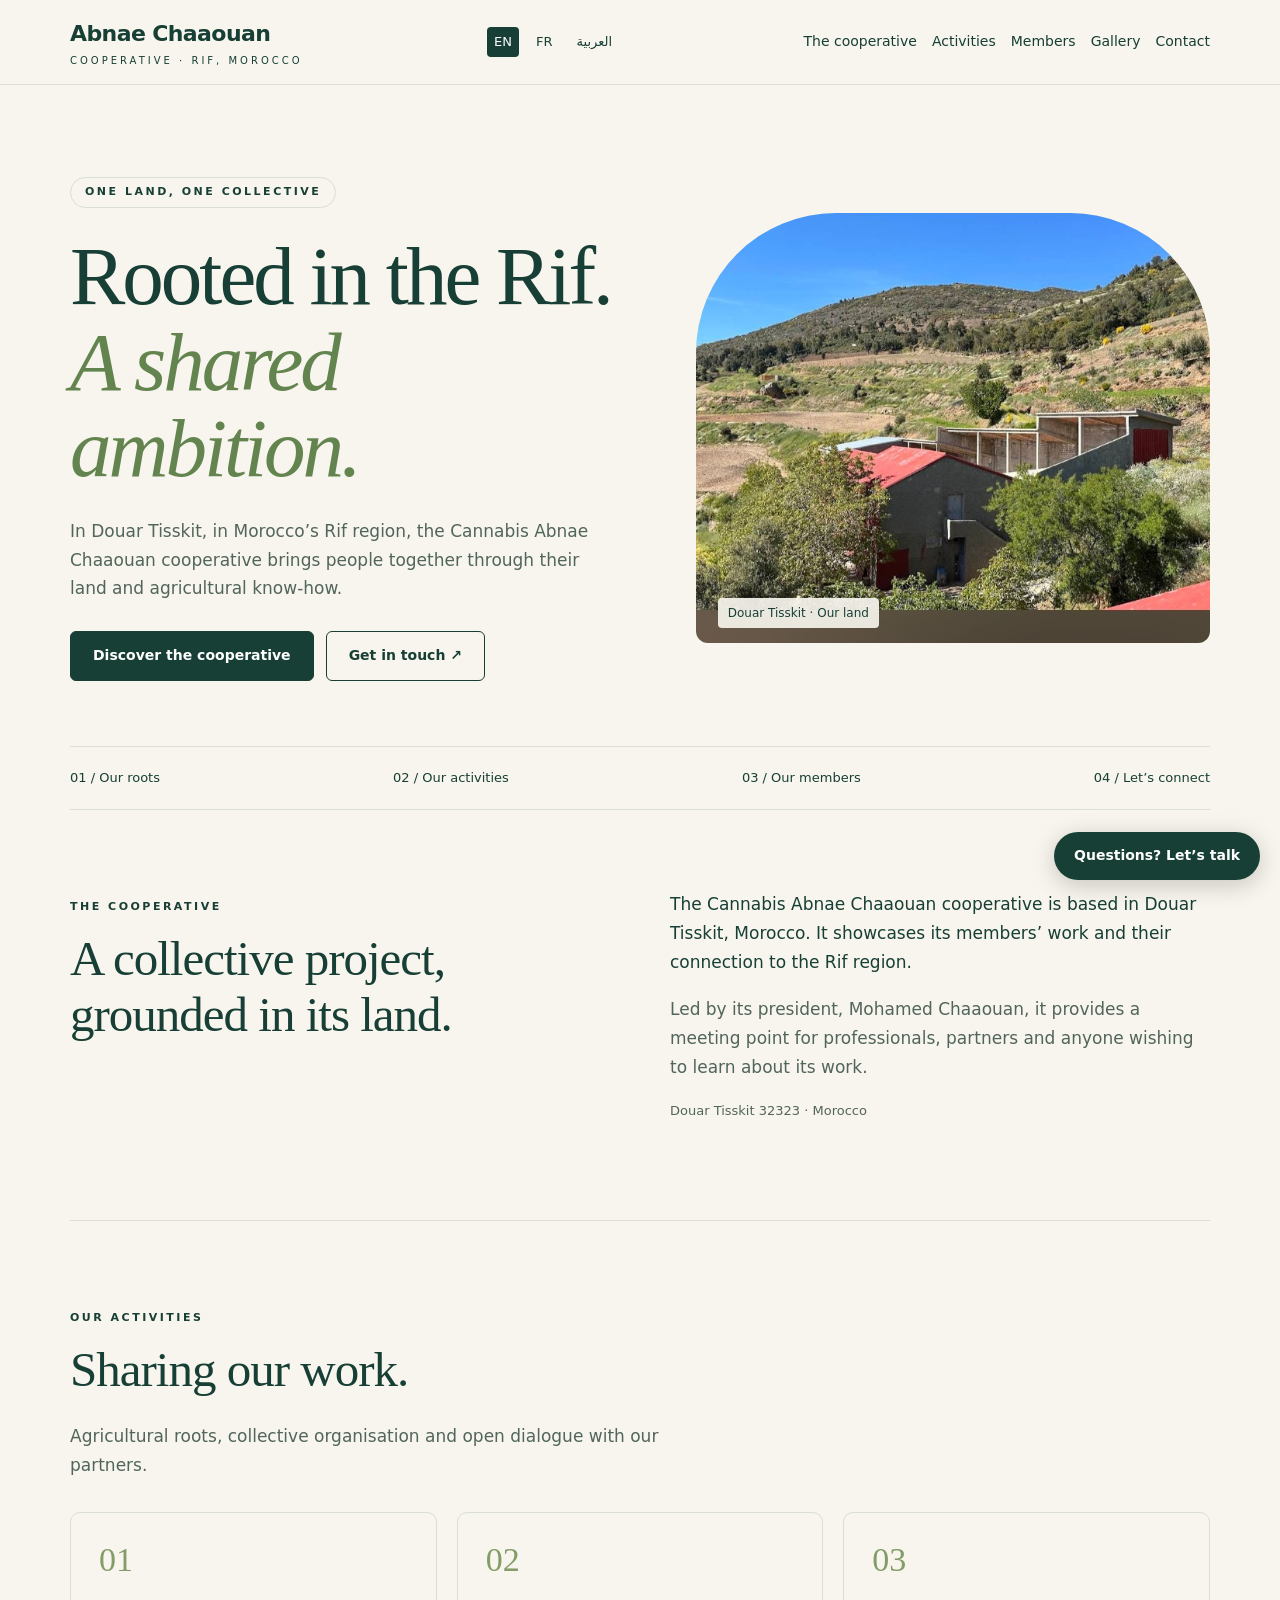
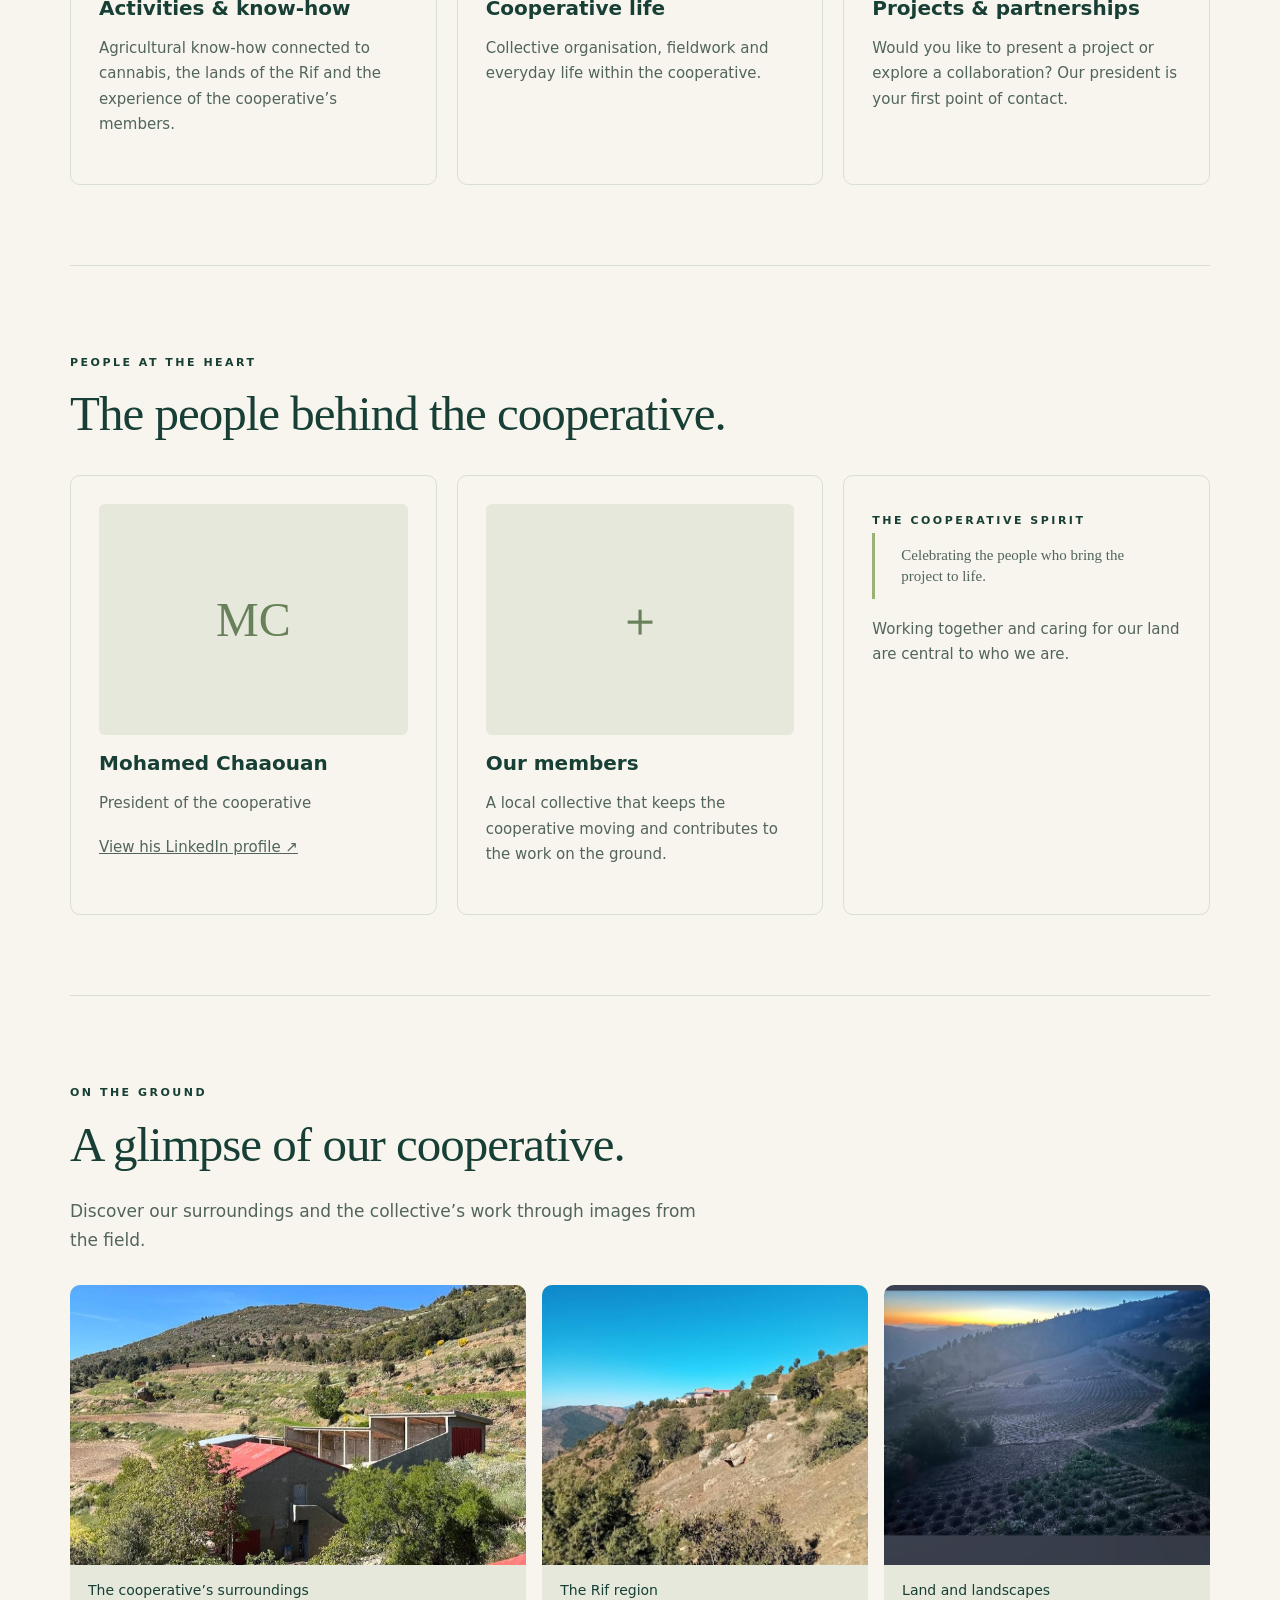
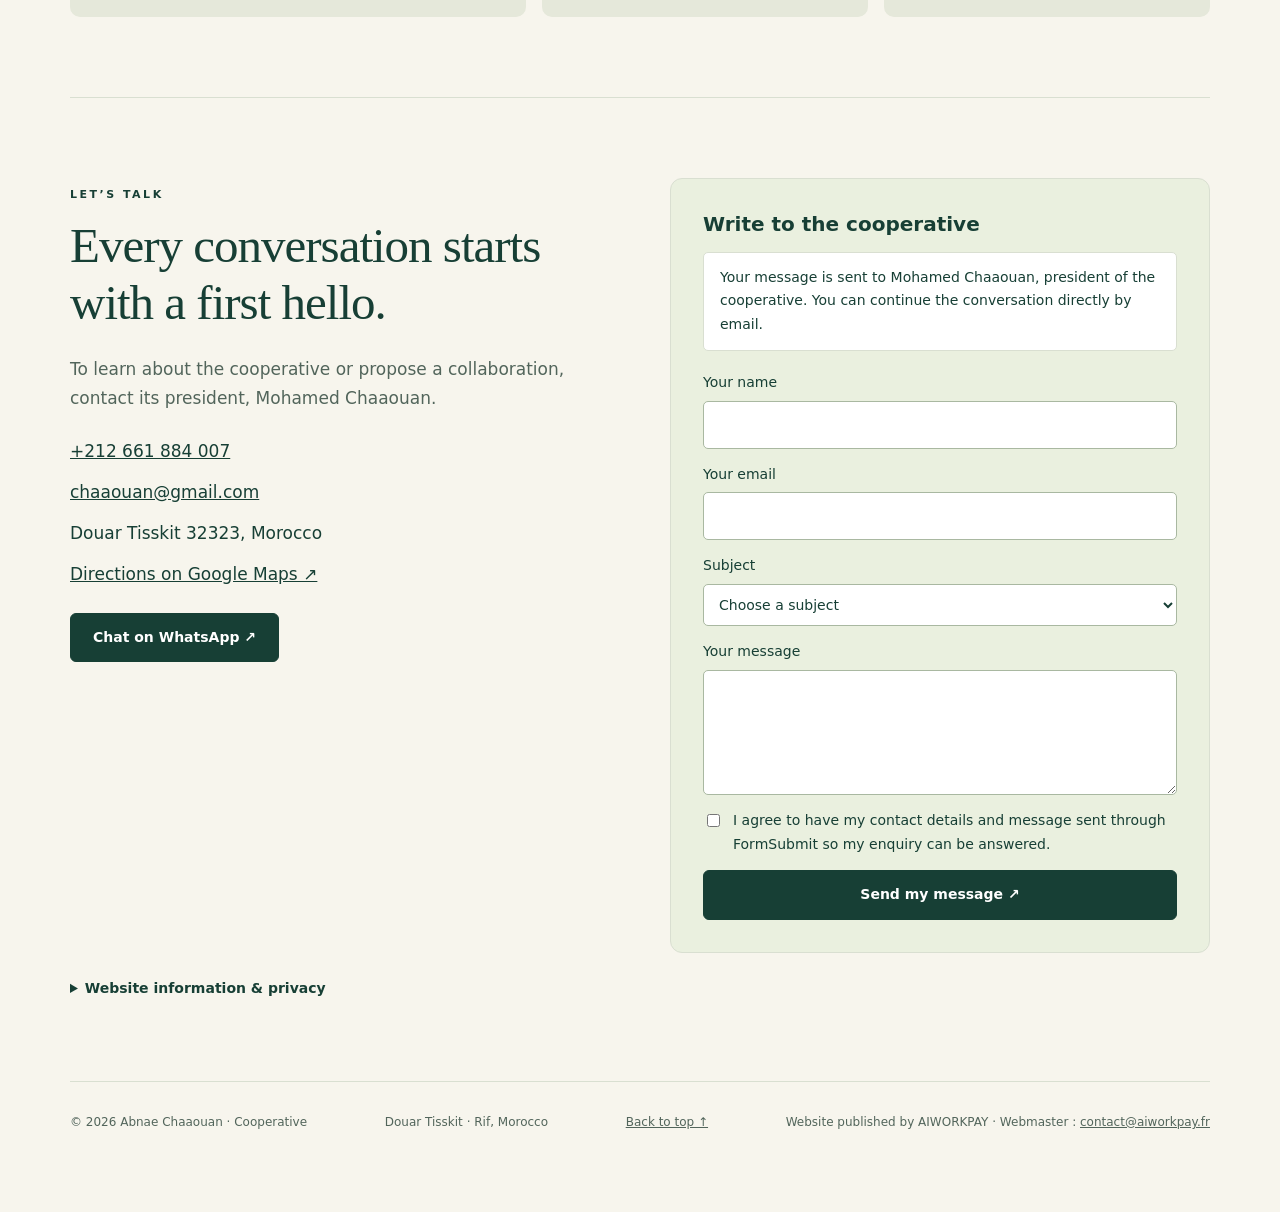
<file: index.html>
<!doctype html>
<html lang="en" dir="ltr">
<head>
<meta charset="utf-8">
<meta name="viewport" content="width=device-width,initial-scale=1">
<meta name="description" content="Discover the Abnae Chaaouan cooperative, its members and agricultural roots in Douar Tisskit, Morocco.">
<meta name="theme-color" content="#173f35">
<title>Abnae Chaaouan — Cooperative in Douar Tisskit</title><link rel="canonical" href="https://abnaechaaouan.com/"><meta property="og:title" content="Abnae Chaaouan — Cooperative in Douar Tisskit"><meta property="og:description" content="Discover the Abnae Chaaouan cooperative, its members and agricultural roots in Douar Tisskit, Morocco."><meta property="og:type" content="website"><meta property="og:url" content="https://abnaechaaouan.com/">
<style>
:root{--ink:#173f35;--paper:#f7f5ed;--line:#d9dfd1;--muted:#52655b;--accent:#dbedaa}
[hidden]{display:none!important}*{box-sizing:border-box}html{scroll-behavior:smooth;scroll-padding-top:95px}body{margin:0;background:var(--paper);color:var(--ink);font:17px/1.7 system-ui,sans-serif}a{color:inherit}button,input,select,textarea{font:inherit}a,button,input,select,textarea{outline-offset:5px}button{cursor:pointer}.wrap{width:min(1140px,90%);margin:auto}.skip{position:absolute;top:-100px;background:white;padding:12px;z-index:10}.skip:focus{top:0}
header{position:sticky;top:0;z-index:5;background:#f7f5edf5;border-bottom:1px solid var(--line)}.bar{display:flex;align-items:center;justify-content:space-between;gap:24px;min-height:84px}.brand{text-decoration:none;font-weight:800;letter-spacing:-.6px;font-size:22px}.brand small{display:block;font-size:10px;text-transform:uppercase;letter-spacing:3px;font-weight:500}nav{display:flex;gap:22px;font-size:14px}nav a{text-decoration:none}.menu{display:none}
.hero{padding:90px 0 65px;display:grid;grid-template-columns:1.1fr 1fr;gap:60px;align-items:center}.eyebrow{text-transform:uppercase;letter-spacing:2.5px;font-size:11px;font-weight:750}.pill{display:inline-block;border:1px solid var(--line);padding:5px 14px;border-radius:30px}.hero h1{font:clamp(45px,6.5vw,83px)/1.04 Georgia,serif;letter-spacing:-3px;margin:25px 0}.hero h1 em{font-weight:400;color:#63844e}.hero p{max-width:540px;color:var(--muted)}.actions{display:flex;gap:12px;flex-wrap:wrap;margin-top:28px}.btn{display:inline-block;text-decoration:none;background:var(--ink);color:white;border:1px solid var(--ink);padding:12px 22px;border-radius:6px;font-size:14px;font-weight:650}.btn.light{background:transparent;color:var(--ink)}.landscape{background:#dfe6d3;min-height:430px;border-radius:140px 140px 12px 12px;position:relative;overflow:hidden;display:flex;align-items:center}.landscape svg{width:100%;height:350px}.landscape .caption{position:absolute;bottom:15px;left:22px;font-size:12px}.band{border-top:1px solid var(--line);border-bottom:1px solid var(--line);padding:20px 0;display:flex;gap:30px;justify-content:space-between;font-size:13px}
section{padding:80px 0;border-bottom:1px solid var(--line)}h2{font:clamp(32px,4vw,49px)/1.15 Georgia,serif;letter-spacing:-1px;margin:12px 0 24px}h3{font-size:20px;line-height:1.3;margin:15px 0}p{margin:0 0 18px}.lead{max-width:650px;color:var(--muted)}.split{display:grid;grid-template-columns:1fr 1fr;gap:60px}.quote{border-left:3px solid #9ab276;padding:12px 26px;font:28px/1.4 Georgia,serif}.cards{display:grid;grid-template-columns:repeat(3,1fr);gap:20px;margin-top:32px}.card{border:1px solid var(--line);border-radius:10px;padding:28px}.card p{font-size:15px;color:var(--muted)}.number{font:34px Georgia,serif;color:#849c68}.portrait{background:#e5e8da;aspect-ratio:4/3;display:grid;place-items:center;font:48px Georgia,serif;border-radius:6px;color:#69815b}.note{font-size:13px;color:var(--muted)}.gallery{display:grid;grid-template-columns:1.4fr 1fr 1fr;gap:16px;margin-top:30px}.photo{background:#e5e8da;min-height:220px;border:1px dashed #a9b99b;border-radius:8px;display:flex;flex-direction:column;justify-content:end;padding:22px}.photo span{font-size:13px;color:var(--muted)}.contact{background:#eaf0df;border:1px solid var(--line);border-radius:12px;padding:32px}.contact h3{margin-top:0}form{display:grid;gap:15px}label{display:grid;gap:6px;font-size:14px}input,select,textarea{width:100%;border:1px solid #a9b8a1;border-radius:5px;padding:11px;background:#fff;color:var(--ink)}textarea{min-height:125px;resize:vertical}fieldset{margin:0;padding:0;border:0;display:grid;gap:14px}fieldset:disabled{opacity:.65}button:disabled{cursor:not-allowed;opacity:.6}.notice{padding:13px 16px;border-radius:5px;background:white;border:1px solid var(--line);font-size:14px;margin-bottom:20px}.floating{position:fixed;bottom:20px;right:20px;background:var(--ink);color:white;border-radius:50px;padding:12px 19px;box-shadow:0 4px 20px #0002;text-decoration:none;font-size:13px}.foot{padding:30px 0 80px;display:flex;justify-content:space-between;gap:20px;font-size:12px;color:var(--muted)}details{font-size:14px;margin-top:24px}summary{cursor:pointer;font-weight:650}details p{padding-top:12px;max-width:700px}
@media(max-width:780px){.hero{grid-template-columns:1fr;padding:45px 0;gap:30px}.hero h1{letter-spacing:-2px}.landscape{min-height:290px;border-radius:90px 90px 10px 10px}.landscape svg{height:260px}.split,.cards{grid-template-columns:1fr;gap:22px}.gallery{grid-template-columns:1fr}.photo{min-height:180px}section{padding:52px 0}.band{flex-wrap:wrap;gap:10px 22px}.menu{display:block;background:transparent;border:1px solid var(--line);border-radius:5px;padding:7px 12px;font-size:14px}nav{display:none;position:absolute;top:84px;left:0;right:0;background:var(--paper);padding:22px 5%;border-bottom:1px solid var(--line);flex-direction:column}nav.open{display:flex}.foot{flex-direction:column}.contact{padding:22px}}
@media(prefers-reduced-motion:reduce){html{scroll-behavior:auto}}
.terrain{width:100%;height:430px;object-fit:cover;object-position:center 48%;transform:scale(1.04)}.gallery figure{margin:0;overflow:hidden;border-radius:10px;background:#e5e8da}.gallery img{width:100%;height:280px;object-fit:cover;object-position:center 48%;display:block}.gallery figcaption{padding:14px 18px;font-size:14px}.consent{display:flex;align-items:flex-start;gap:10px}.consent input{width:18px;margin-top:5px}.trap{display:none}.contact-links{display:grid;gap:12px;margin:24px 0}.photo-credit{font-size:12px;color:var(--muted)}@media(max-width:780px){.terrain{height:320px}.hero h1{font-size:clamp(42px,11vw,65px)}}
.languages{display:flex;gap:10px;align-items:center;direction:ltr;font-size:13px}.languages a{text-decoration:none;padding:4px 7px;border-radius:4px}.languages [aria-current]{background:var(--ink);color:white}.bar{gap:16px}nav{gap:15px}html[dir=rtl] body{font-family:Tahoma,Arial,sans-serif}html[dir=rtl] h1,html[dir=rtl] h2{font-family:Tahoma,Arial,sans-serif;letter-spacing:0;line-height:1.4}html[dir=rtl] .eyebrow,html[dir=rtl] .brand small{letter-spacing:0}html[dir=rtl] .quote{border-left:0;border-right:3px solid #9ab276}html[dir=rtl] .floating{right:auto;left:20px}a[href^="tel:"],a[href^="mailto:"]{direction:ltr;unicode-bidi:isolate} @media(min-width:781px) and (max-width:1100px){.bar{flex-wrap:wrap;padding-block:12px}nav{order:3;width:100%;justify-content:center}}@media(max-width:780px){.brand{font-size:17px}.bar{gap:6px}.languages{gap:2px}.languages a{padding:4px}.menu{padding:5px 8px}} </style>
<link rel="alternate" hreflang="en" href="https://abnaechaaouan.com/"><link rel="alternate" hreflang="fr" href="https://abnaechaaouan.com/fr.html"><link rel="alternate" hreflang="ar" href="https://abnaechaaouan.com/ar.html"><link rel="alternate" hreflang="x-default" href="https://abnaechaaouan.com/"><link rel="stylesheet" href="assets/assistant.css"></head>
<body>
<a class="skip" href="#contenu">Skip to content</a>
<header><div class="wrap bar"><a class="brand" href="#accueil">Abnae Chaaouan<small>Cooperative · Rif, Morocco</small></a><div class="languages" aria-label="Language / Langue / اللغة"><a href="index.html" lang="en" hreflang="en" aria-current="page">EN</a><a href="fr.html" lang="fr" hreflang="fr">FR</a><a href="ar.html" lang="ar" hreflang="ar">العربية</a></div><button type="button" class="menu" aria-expanded="false" aria-controls="navigation">Menu</button><nav id="navigation" aria-label="Main navigation"><a href="#cooperative">The cooperative</a><a href="#activites">Activities</a><a href="#membres">Members</a><a href="#galerie">Gallery</a><a href="#contact">Contact</a></nav></div></header>
<main id="contenu" class="wrap">
<div id="accueil" class="hero"><div><span class="eyebrow pill">One land, one collective</span><h1>Rooted in the Rif.<br><em>A shared ambition.</em></h1><p>In Douar Tisskit, in Morocco’s Rif region, the Cannabis Abnae Chaaouan cooperative brings people together through their land and agricultural know-how.</p><div class="actions"><a class="btn" href="#cooperative">Discover the cooperative</a><a class="btn light" href="#contact">Get in touch ↗</a></div></div><div class="landscape"><img class="terrain" src="assets/tisskit-batiments.jpg" alt="Buildings and hills around the cooperative in Douar Tisskit" fetchpriority="high"><span class="caption" style="background:#f7f5edeb;padding:5px 10px;border-radius:4px">Douar Tisskit · Our land</span></div></div>
<div class="band"><span>01 / Our roots</span><span>02 / Our activities</span><span>03 / Our members</span><span>04 / Let’s connect</span></div>
<section id="cooperative"><div class="split"><div><span class="eyebrow">The cooperative</span><h2>A collective project,<br>grounded in its land.</h2></div><div><p>The Cannabis Abnae Chaaouan cooperative is based in Douar Tisskit, Morocco. It showcases its members’ work and their connection to the Rif region.</p><p class="lead">Led by its president, Mohamed Chaaouan, it provides a meeting point for professionals, partners and anyone wishing to learn about its work.</p><p class="note">Douar Tisskit 32323 · Morocco</p></div></div></section>
<section id="activites"><span class="eyebrow">Our activities</span><h2>Sharing our work.</h2><p class="lead">Agricultural roots, collective organisation and open dialogue with our partners.</p><div class="cards"><article class="card"><span class="number">01</span><h3>Activities &amp; know-how</h3><p>Agricultural know-how connected to cannabis, the lands of the Rif and the experience of the cooperative’s members.</p></article><article class="card"><span class="number">02</span><h3>Cooperative life</h3><p>Collective organisation, fieldwork and everyday life within the cooperative.</p></article><article class="card"><span class="number">03</span><h3>Projects &amp; partnerships</h3><p>Would you like to present a project or explore a collaboration? Our president is your first point of contact.</p></article></div></section>
<section id="membres"><span class="eyebrow">People at the heart</span><h2>The people behind the cooperative.</h2><div class="cards"><article class="card"><div class="portrait" aria-label="Mohamed Chaaouan — portrait pending">MC</div><h3>Mohamed Chaaouan</h3><p>President of the cooperative</p><p class="note"><a href="https://ma.linkedin.com/in/mohamed-chaaouan-coop%C3%A9rative-719146395" target="_blank" rel="noopener noreferrer">View his LinkedIn profile ↗</a></p></article><article class="card"><div class="portrait" aria-label="Members — portraits pending">＋</div><h3>Our members</h3><p>A local collective that keeps the cooperative moving and contributes to the work on the ground.</p></article><article class="card"><span class="eyebrow">The cooperative spirit</span><p class="quote">Celebrating the people who bring the project to life.</p><p>Working together and caring for our land are central to who we are.</p></article></div></section>
<section id="galerie"><span class="eyebrow">On the ground</span><h2>A glimpse of our cooperative.</h2><p class="lead">Discover our surroundings and the collective’s work through images from the field.</p><div class="gallery"><figure><img src="assets/tisskit-batiments.jpg" alt="Buildings among the hills of Tisskit" loading="lazy"><figcaption>The cooperative’s surroundings</figcaption></figure><figure><img src="assets/tisskit-paysage.jpg" alt="Landscape and vegetation around Tisskit" loading="lazy"><figcaption>The Rif region</figcaption></figure><figure><img src="assets/tisskit-champs.jpg" alt="Hillside agricultural plots at sunset" loading="lazy"><figcaption>Land and landscapes</figcaption></figure></div></section>
<section id="contact"><div class="split"><div><span class="eyebrow">Let’s talk</span><h2>Every conversation starts<br>with a first hello.</h2><p class="lead">To learn about the cooperative or propose a collaboration, contact its president, Mohamed Chaaouan.</p><div class="contact-links"><a href="tel:+212661884007">+212 661 884 007</a><a href="mailto:chaaouan@gmail.com">chaaouan@gmail.com</a><span>Douar Tisskit 32323, Morocco</span><a href="https://maps.app.goo.gl/jbQb2oPQbStXWUHS7?g_st=ac" target="_blank" rel="noopener noreferrer">Directions on Google Maps ↗</a></div><a id="whatsapp-link" href="https://wa.me/212661884007" class="btn" target="_blank" rel="noopener noreferrer">Chat on WhatsApp ↗</a></div><div class="contact"><h3>Write to the cooperative</h3><p id="form-note" class="notice">Your message is sent to Mohamed Chaaouan, president of the cooperative. You can continue the conversation directly by email.</p><form id="contact-form" action="https://formsubmit.co/chaaouan@gmail.com" method="POST"><input type="hidden" name="_subject" value="Website enquiry — Abnae Chaaouan"><input type="hidden" name="_template" value="table"><input type="hidden" name="_next" value="https://abnaechaaouan.com/thanks.html"><input class="trap" type="text" name="_honey" tabindex="-1" autocomplete="off" aria-hidden="true"><fieldset><label>Your name<input name="name" autocomplete="name" required maxlength="120"></label><label>Your email<input name="email" type="email" autocomplete="email" required maxlength="254"></label><label>Subject<select name="subject" required><option value="">Choose a subject</option><option>Cooperative information</option><option>Partnership proposal</option><option>Other enquiry</option></select></label><label>Your message<textarea name="message" required maxlength="4000"></textarea></label><label class="consent"><input type="checkbox" name="consentement" value="oui" required><span>I agree to have my contact details and message sent through FormSubmit so my enquiry can be answered.</span></label><button class="btn" type="submit">Send my message ↗</button></fieldset></form></div></div><details><summary>Website information & privacy</summary><p>Website publishing and development: AIWORKPAY. Webmaster: contact@aiworkpay.fr. Featured cooperative: Cannabis Abnae Chaaouan, represented by Mohamed Chaaouan, Douar Tisskit 32323, Morocco. Cooperative contact: chaaouan@gmail.com — +212 661 884 007. Hosting: GitHub Pages (GitHub, Inc.). Form data is sent through FormSubmit to the cooperative to answer your enquiry. Do not send sensitive information. To request access to, correction or deletion of your message, email chaaouan@gmail.com. This page loads no audience tracking tools or remote fonts. WhatsApp, LinkedIn and Google Maps are external services. <a href="https://formsubmit.co/privacy.pdf" target="_blank" rel="noopener noreferrer">FormSubmit privacy policy</a>.</p></details></section>
</main>
<footer class="wrap foot"><span>© <span id="year">2026</span> Abnae Chaaouan · Cooperative</span><span>Douar Tisskit · Rif, Morocco</span><a href="#accueil">Back to top ↑</a><span>Website published by AIWORKPAY · Webmaster : <a href="mailto:contact@aiworkpay.fr">contact@aiworkpay.fr</a></span></footer><a class="floating" href="#contact">Contact the cooperative ↗</a>
<script>const menu=document.querySelector('.menu'),nav=document.querySelector('#navigation');menu.addEventListener('click',()=>{const open=menu.getAttribute('aria-expanded')!=='true';menu.setAttribute('aria-expanded',String(open));nav.classList.toggle('open',open)});nav.querySelectorAll('a').forEach(a=>a.addEventListener('click',()=>{nav.classList.remove('open');menu.setAttribute('aria-expanded','false')}));document.querySelector('#year').textContent=new Date().getFullYear();const url='https://wa.me/212661884007?text='+encodeURIComponent("Hello Mohamed, I would like to learn more about the Abnae Chaaouan cooperative.");document.querySelector('#whatsapp-link').href=url;const f=document.querySelector('.floating');f.href=url;f.target='_blank';f.rel='noopener noreferrer';f.textContent="WhatsApp \u00b7 Let\u2019s talk \u2197";</script>
<script src="assets/assistant.js" defer></script></body></html>
</file>
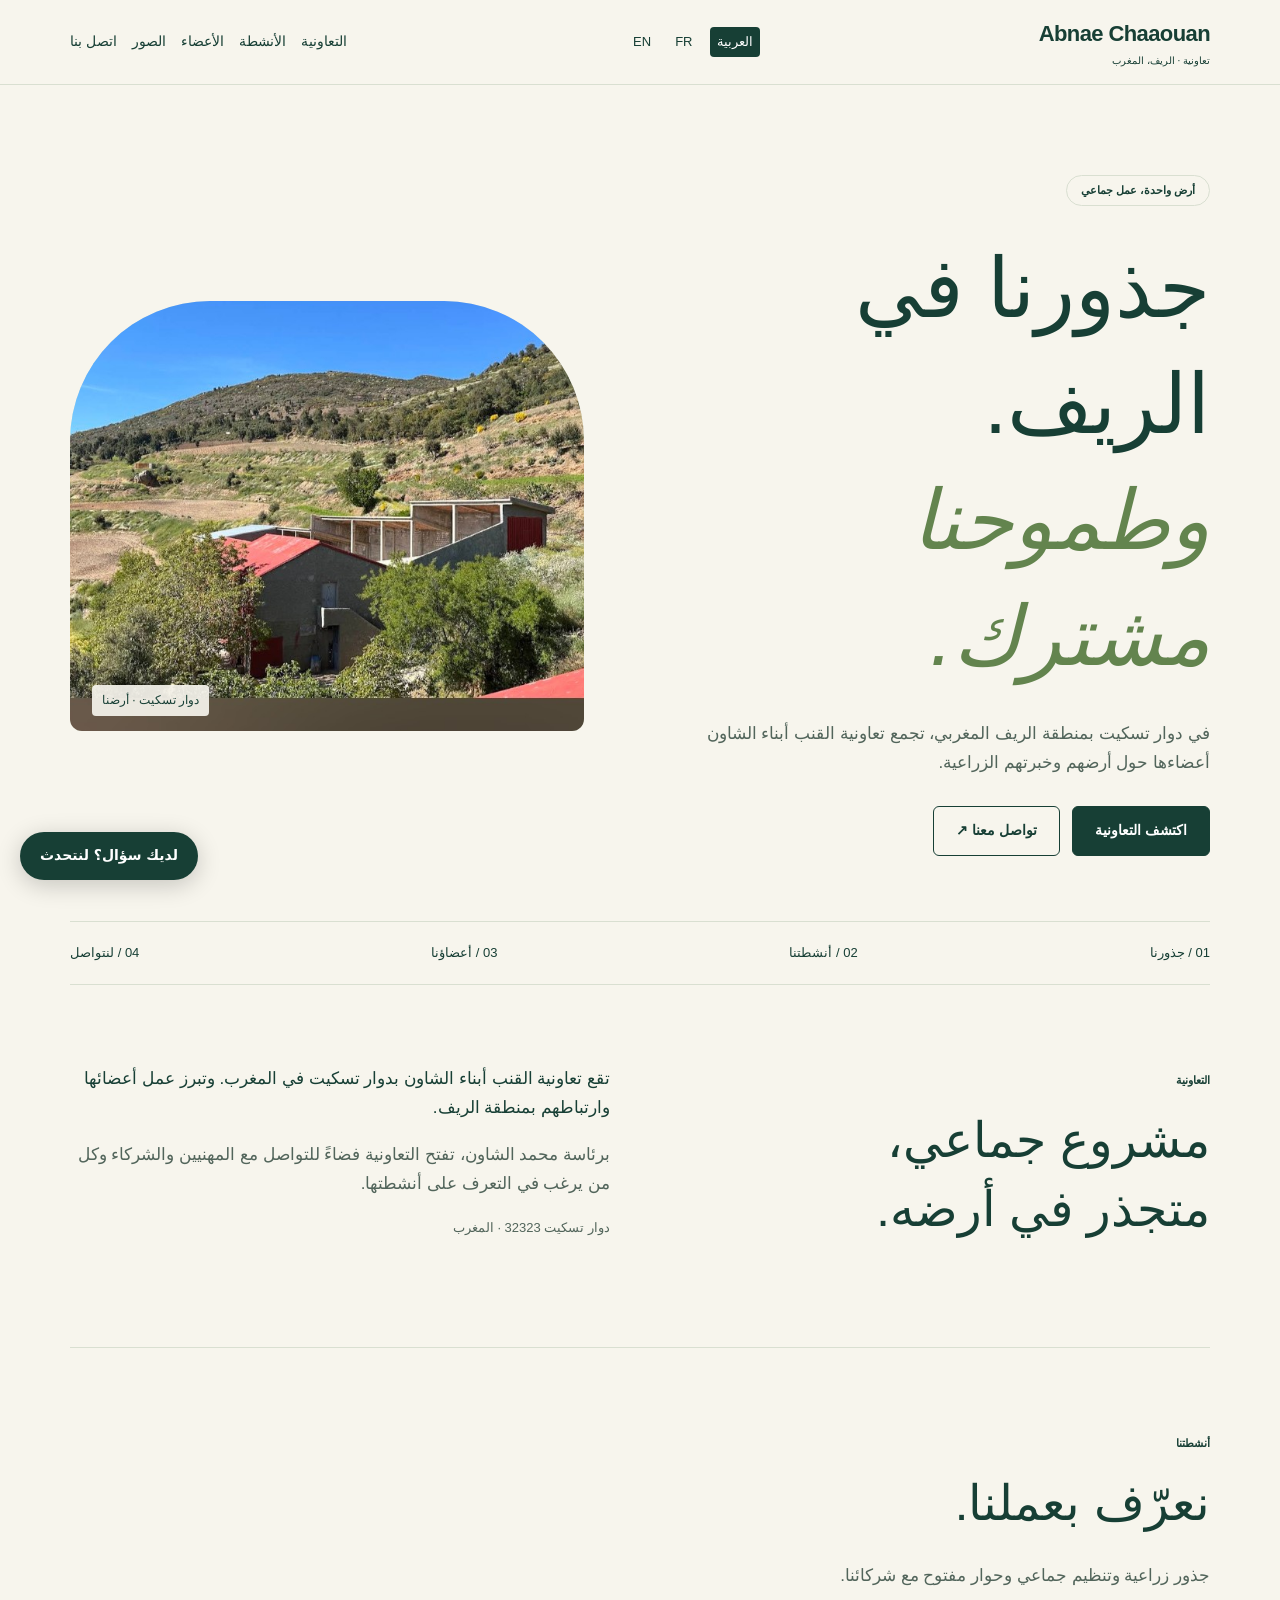
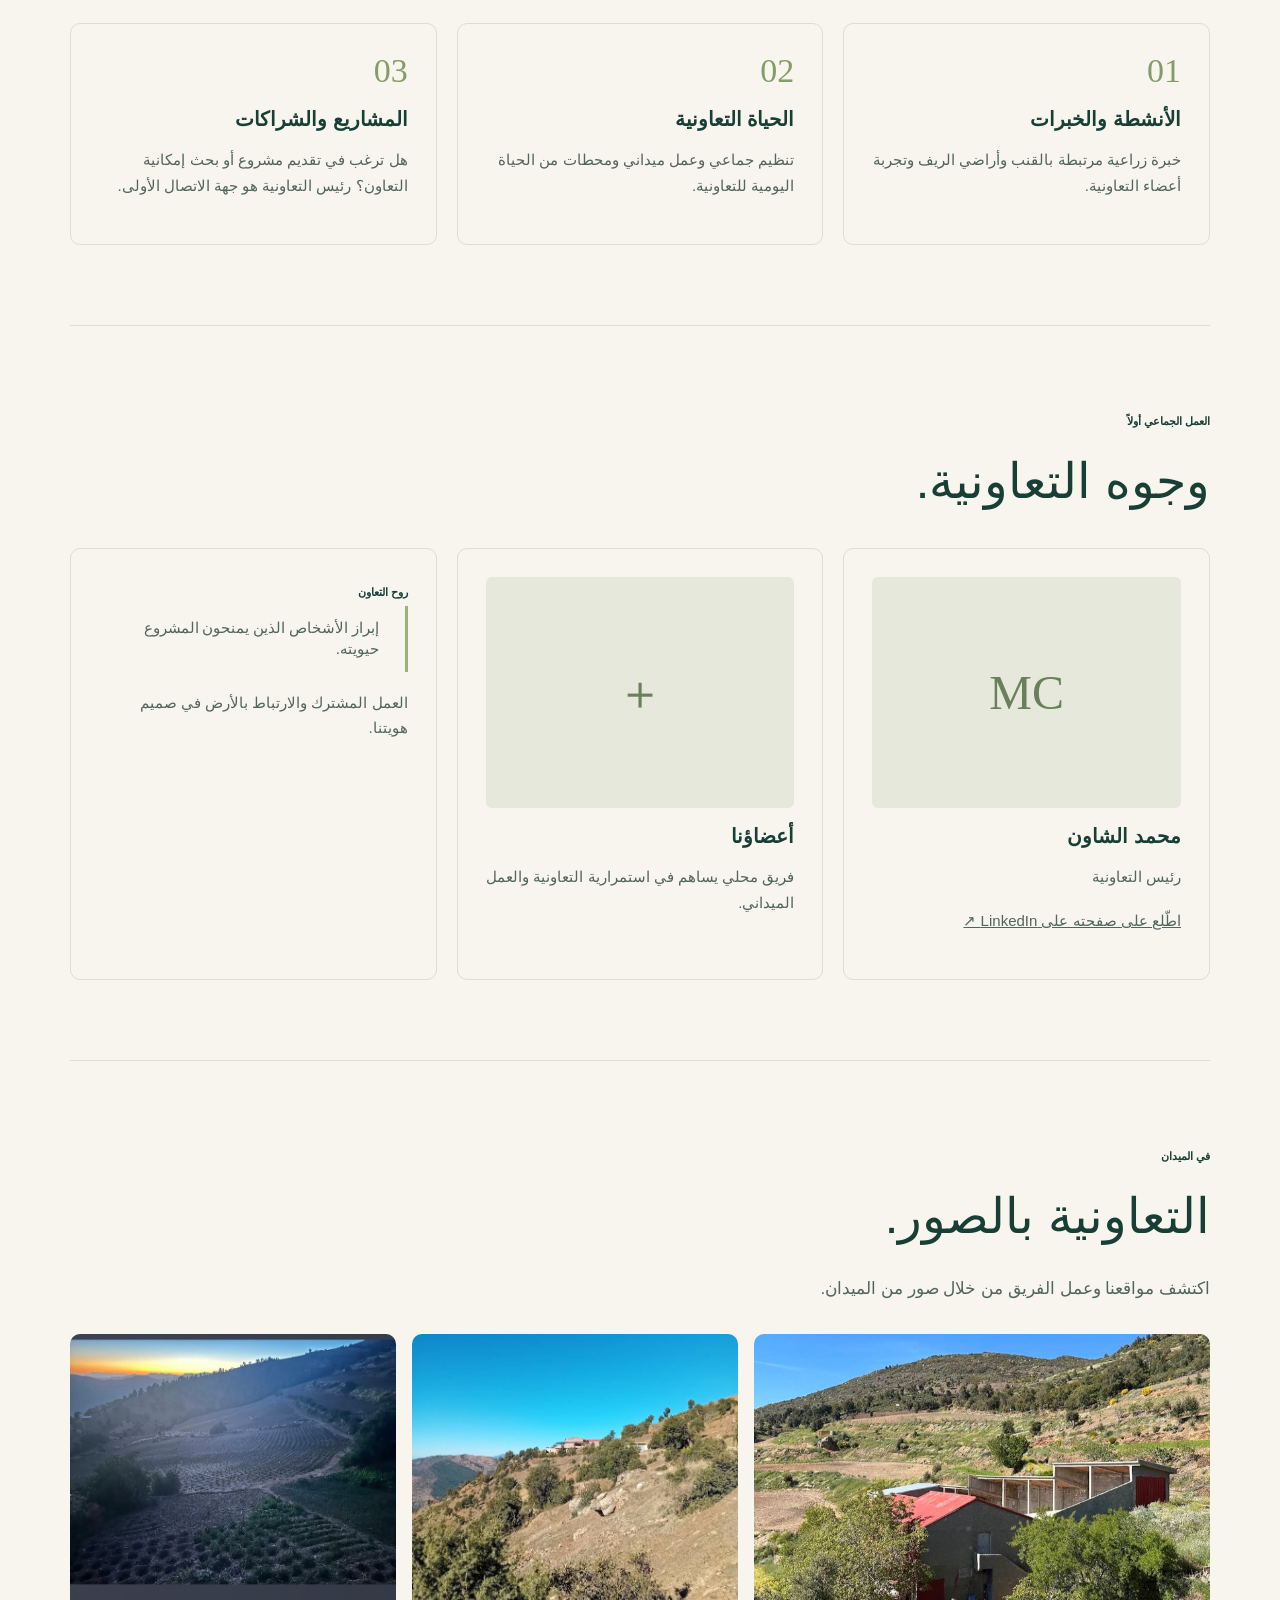
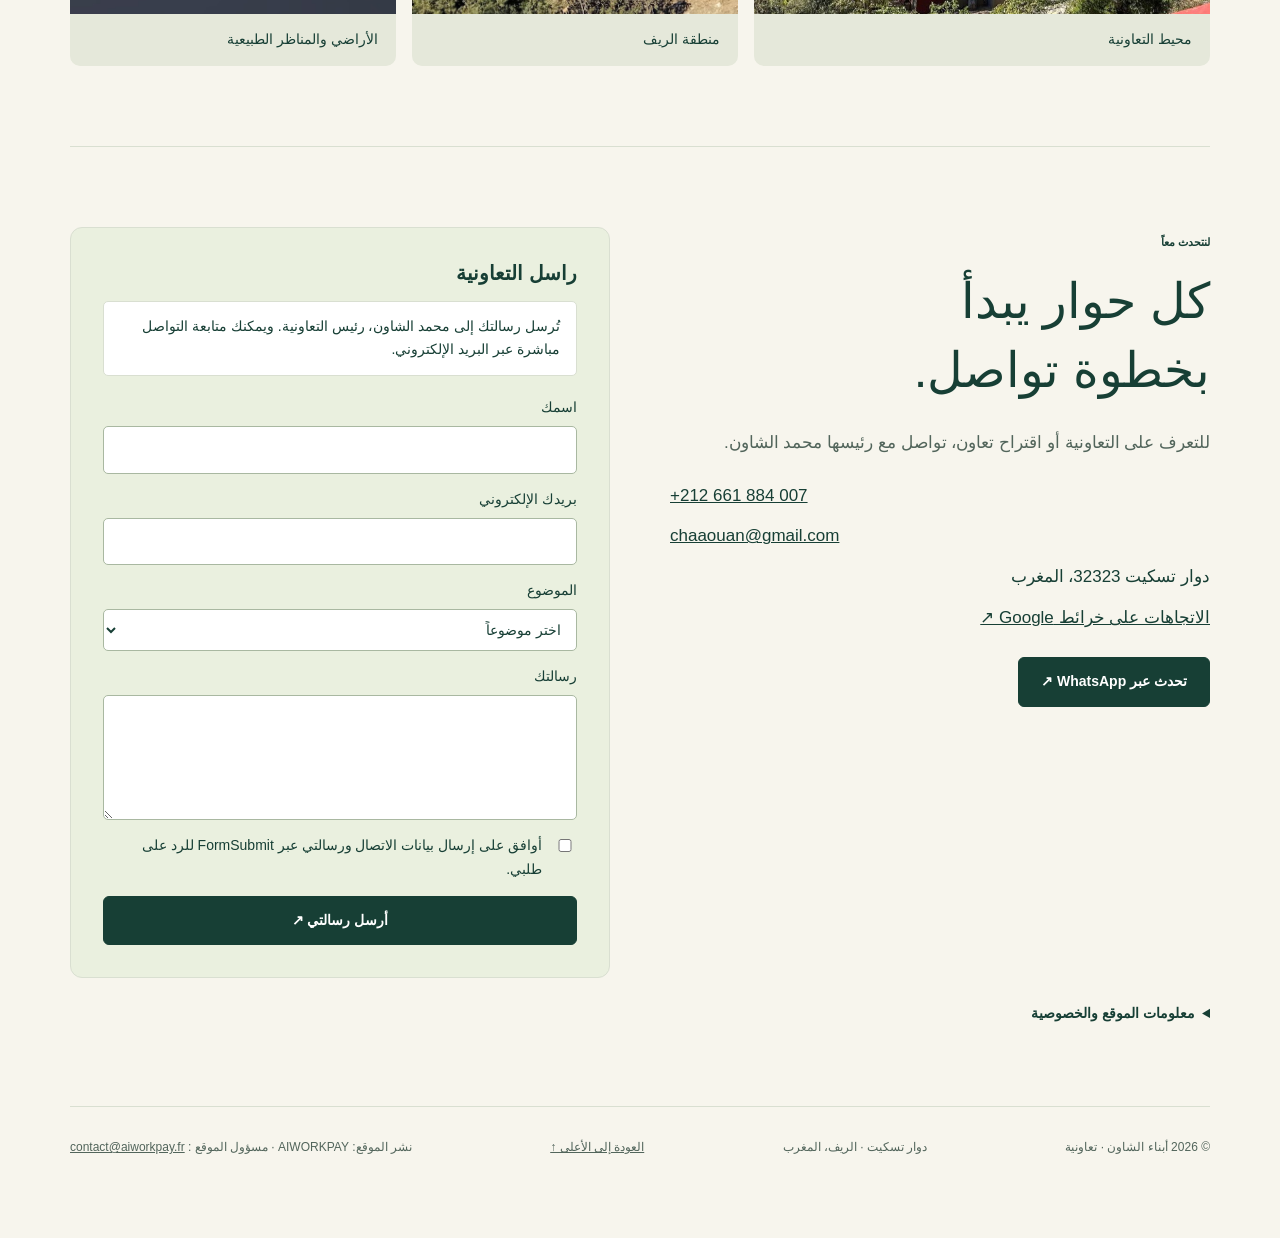
<file: ar.html>
<!doctype html>
<html lang="ar" dir="rtl">
<head>
<meta charset="utf-8">
<meta name="viewport" content="width=device-width,initial-scale=1">
<meta name="description" content="اكتشف تعاونية أبناء الشاون وأعضاءها وجذورها الزراعية بدوار تسكيت في المغرب.">
<meta name="theme-color" content="#173f35">
<title>أبناء الشاون — تعاونية بدوار تسكيت</title><link rel="canonical" href="https://abnaechaaouan.com/ar.html"><meta property="og:title" content="أبناء الشاون — تعاونية بدوار تسكيت"><meta property="og:description" content="اكتشف تعاونية أبناء الشاون وأعضاءها وجذورها الزراعية بدوار تسكيت في المغرب."><meta property="og:type" content="website"><meta property="og:url" content="https://abnaechaaouan.com/ar.html">
<style>
:root{--ink:#173f35;--paper:#f7f5ed;--line:#d9dfd1;--muted:#52655b;--accent:#dbedaa}
[hidden]{display:none!important}*{box-sizing:border-box}html{scroll-behavior:smooth;scroll-padding-top:95px}body{margin:0;background:var(--paper);color:var(--ink);font:17px/1.7 system-ui,sans-serif}a{color:inherit}button,input,select,textarea{font:inherit}a,button,input,select,textarea{outline-offset:5px}button{cursor:pointer}.wrap{width:min(1140px,90%);margin:auto}.skip{position:absolute;top:-100px;background:white;padding:12px;z-index:10}.skip:focus{top:0}
header{position:sticky;top:0;z-index:5;background:#f7f5edf5;border-bottom:1px solid var(--line)}.bar{display:flex;align-items:center;justify-content:space-between;gap:24px;min-height:84px}.brand{text-decoration:none;font-weight:800;letter-spacing:-.6px;font-size:22px}.brand small{display:block;font-size:10px;text-transform:uppercase;letter-spacing:3px;font-weight:500}nav{display:flex;gap:22px;font-size:14px}nav a{text-decoration:none}.menu{display:none}
.hero{padding:90px 0 65px;display:grid;grid-template-columns:1.1fr 1fr;gap:60px;align-items:center}.eyebrow{text-transform:uppercase;letter-spacing:2.5px;font-size:11px;font-weight:750}.pill{display:inline-block;border:1px solid var(--line);padding:5px 14px;border-radius:30px}.hero h1{font:clamp(45px,6.5vw,83px)/1.04 Georgia,serif;letter-spacing:-3px;margin:25px 0}.hero h1 em{font-weight:400;color:#63844e}.hero p{max-width:540px;color:var(--muted)}.actions{display:flex;gap:12px;flex-wrap:wrap;margin-top:28px}.btn{display:inline-block;text-decoration:none;background:var(--ink);color:white;border:1px solid var(--ink);padding:12px 22px;border-radius:6px;font-size:14px;font-weight:650}.btn.light{background:transparent;color:var(--ink)}.landscape{background:#dfe6d3;min-height:430px;border-radius:140px 140px 12px 12px;position:relative;overflow:hidden;display:flex;align-items:center}.landscape svg{width:100%;height:350px}.landscape .caption{position:absolute;bottom:15px;left:22px;font-size:12px}.band{border-top:1px solid var(--line);border-bottom:1px solid var(--line);padding:20px 0;display:flex;gap:30px;justify-content:space-between;font-size:13px}
section{padding:80px 0;border-bottom:1px solid var(--line)}h2{font:clamp(32px,4vw,49px)/1.15 Georgia,serif;letter-spacing:-1px;margin:12px 0 24px}h3{font-size:20px;line-height:1.3;margin:15px 0}p{margin:0 0 18px}.lead{max-width:650px;color:var(--muted)}.split{display:grid;grid-template-columns:1fr 1fr;gap:60px}.quote{border-left:3px solid #9ab276;padding:12px 26px;font:28px/1.4 Georgia,serif}.cards{display:grid;grid-template-columns:repeat(3,1fr);gap:20px;margin-top:32px}.card{border:1px solid var(--line);border-radius:10px;padding:28px}.card p{font-size:15px;color:var(--muted)}.number{font:34px Georgia,serif;color:#849c68}.portrait{background:#e5e8da;aspect-ratio:4/3;display:grid;place-items:center;font:48px Georgia,serif;border-radius:6px;color:#69815b}.note{font-size:13px;color:var(--muted)}.gallery{display:grid;grid-template-columns:1.4fr 1fr 1fr;gap:16px;margin-top:30px}.photo{background:#e5e8da;min-height:220px;border:1px dashed #a9b99b;border-radius:8px;display:flex;flex-direction:column;justify-content:end;padding:22px}.photo span{font-size:13px;color:var(--muted)}.contact{background:#eaf0df;border:1px solid var(--line);border-radius:12px;padding:32px}.contact h3{margin-top:0}form{display:grid;gap:15px}label{display:grid;gap:6px;font-size:14px}input,select,textarea{width:100%;border:1px solid #a9b8a1;border-radius:5px;padding:11px;background:#fff;color:var(--ink)}textarea{min-height:125px;resize:vertical}fieldset{margin:0;padding:0;border:0;display:grid;gap:14px}fieldset:disabled{opacity:.65}button:disabled{cursor:not-allowed;opacity:.6}.notice{padding:13px 16px;border-radius:5px;background:white;border:1px solid var(--line);font-size:14px;margin-bottom:20px}.floating{position:fixed;bottom:20px;right:20px;background:var(--ink);color:white;border-radius:50px;padding:12px 19px;box-shadow:0 4px 20px #0002;text-decoration:none;font-size:13px}.foot{padding:30px 0 80px;display:flex;justify-content:space-between;gap:20px;font-size:12px;color:var(--muted)}details{font-size:14px;margin-top:24px}summary{cursor:pointer;font-weight:650}details p{padding-top:12px;max-width:700px}
@media(max-width:780px){.hero{grid-template-columns:1fr;padding:45px 0;gap:30px}.hero h1{letter-spacing:-2px}.landscape{min-height:290px;border-radius:90px 90px 10px 10px}.landscape svg{height:260px}.split,.cards{grid-template-columns:1fr;gap:22px}.gallery{grid-template-columns:1fr}.photo{min-height:180px}section{padding:52px 0}.band{flex-wrap:wrap;gap:10px 22px}.menu{display:block;background:transparent;border:1px solid var(--line);border-radius:5px;padding:7px 12px;font-size:14px}nav{display:none;position:absolute;top:84px;left:0;right:0;background:var(--paper);padding:22px 5%;border-bottom:1px solid var(--line);flex-direction:column}nav.open{display:flex}.foot{flex-direction:column}.contact{padding:22px}}
@media(prefers-reduced-motion:reduce){html{scroll-behavior:auto}}
.terrain{width:100%;height:430px;object-fit:cover;object-position:center 48%;transform:scale(1.04)}.gallery figure{margin:0;overflow:hidden;border-radius:10px;background:#e5e8da}.gallery img{width:100%;height:280px;object-fit:cover;object-position:center 48%;display:block}.gallery figcaption{padding:14px 18px;font-size:14px}.consent{display:flex;align-items:flex-start;gap:10px}.consent input{width:18px;margin-top:5px}.trap{display:none}.contact-links{display:grid;gap:12px;margin:24px 0}.photo-credit{font-size:12px;color:var(--muted)}@media(max-width:780px){.terrain{height:320px}.hero h1{font-size:clamp(42px,11vw,65px)}}
.languages{display:flex;gap:10px;align-items:center;direction:ltr;font-size:13px}.languages a{text-decoration:none;padding:4px 7px;border-radius:4px}.languages [aria-current]{background:var(--ink);color:white}.bar{gap:16px}nav{gap:15px}html[dir=rtl] body{font-family:Tahoma,Arial,sans-serif}html[dir=rtl] h1,html[dir=rtl] h2{font-family:Tahoma,Arial,sans-serif;letter-spacing:0;line-height:1.4}html[dir=rtl] .eyebrow,html[dir=rtl] .brand small{letter-spacing:0}html[dir=rtl] .quote{border-left:0;border-right:3px solid #9ab276}html[dir=rtl] .floating{right:auto;left:20px}a[href^="tel:"],a[href^="mailto:"]{direction:ltr;unicode-bidi:isolate} @media(min-width:781px) and (max-width:1100px){.bar{flex-wrap:wrap;padding-block:12px}nav{order:3;width:100%;justify-content:center}}@media(max-width:780px){.brand{font-size:17px}.bar{gap:6px}.languages{gap:2px}.languages a{padding:4px}.menu{padding:5px 8px}} </style>
<link rel="alternate" hreflang="en" href="https://abnaechaaouan.com/"><link rel="alternate" hreflang="fr" href="https://abnaechaaouan.com/fr.html"><link rel="alternate" hreflang="ar" href="https://abnaechaaouan.com/ar.html"><link rel="alternate" hreflang="x-default" href="https://abnaechaaouan.com/"><link rel="stylesheet" href="assets/assistant.css"></head>
<body>
<a class="skip" href="#contenu">انتقل إلى المحتوى</a>
<header><div class="wrap bar"><a class="brand" href="#accueil">Abnae Chaaouan<small>تعاونية · الريف، المغرب</small></a><div class="languages" aria-label="Language / Langue / اللغة"><a href="index.html" lang="en" hreflang="en">EN</a><a href="fr.html" lang="fr" hreflang="fr">FR</a><a href="ar.html" lang="ar" hreflang="ar" aria-current="page">العربية</a></div><button type="button" class="menu" aria-expanded="false" aria-controls="navigation">القائمة</button><nav id="navigation" aria-label="التنقل الرئيسي"><a href="#cooperative">التعاونية</a><a href="#activites">الأنشطة</a><a href="#membres">الأعضاء</a><a href="#galerie">الصور</a><a href="#contact">اتصل بنا</a></nav></div></header>
<main id="contenu" class="wrap">
<div id="accueil" class="hero"><div><span class="eyebrow pill">أرض واحدة، عمل جماعي</span><h1>جذورنا في الريف.<br><em>وطموحنا مشترك.</em></h1><p>في دوار تسكيت بمنطقة الريف المغربي، تجمع تعاونية القنب أبناء الشاون أعضاءها حول أرضهم وخبرتهم الزراعية.</p><div class="actions"><a class="btn" href="#cooperative">اكتشف التعاونية</a><a class="btn light" href="#contact">تواصل معنا ↗</a></div></div><div class="landscape"><img class="terrain" src="assets/tisskit-batiments.jpg" alt="مبانٍ وتلال حول التعاونية بدوار تسكيت" fetchpriority="high"><span class="caption" style="background:#f7f5edeb;padding:5px 10px;border-radius:4px">دوار تسكيت · أرضنا</span></div></div>
<div class="band"><span>01 / جذورنا</span><span>02 / أنشطتنا</span><span>03 / أعضاؤنا</span><span>04 / لنتواصل</span></div>
<section id="cooperative"><div class="split"><div><span class="eyebrow">التعاونية</span><h2>مشروع جماعي،<br>متجذر في أرضه.</h2></div><div><p>تقع تعاونية القنب أبناء الشاون بدوار تسكيت في المغرب. وتبرز عمل أعضائها وارتباطهم بمنطقة الريف.</p><p class="lead">برئاسة محمد الشاون، تفتح التعاونية فضاءً للتواصل مع المهنيين والشركاء وكل من يرغب في التعرف على أنشطتها.</p><p class="note">دوار تسكيت 32323 · المغرب</p></div></div></section>
<section id="activites"><span class="eyebrow">أنشطتنا</span><h2>نعرّف بعملنا.</h2><p class="lead">جذور زراعية وتنظيم جماعي وحوار مفتوح مع شركائنا.</p><div class="cards"><article class="card"><span class="number">01</span><h3>الأنشطة والخبرات</h3><p>خبرة زراعية مرتبطة بالقنب وأراضي الريف وتجربة أعضاء التعاونية.</p></article><article class="card"><span class="number">02</span><h3>الحياة التعاونية</h3><p>تنظيم جماعي وعمل ميداني ومحطات من الحياة اليومية للتعاونية.</p></article><article class="card"><span class="number">03</span><h3>المشاريع والشراكات</h3><p>هل ترغب في تقديم مشروع أو بحث إمكانية التعاون؟ رئيس التعاونية هو جهة الاتصال الأولى.</p></article></div></section>
<section id="membres"><span class="eyebrow">العمل الجماعي أولاً</span><h2>وجوه التعاونية.</h2><div class="cards"><article class="card"><div class="portrait" aria-label="محمد الشاون — الصورة قيد الإضافة">MC</div><h3>محمد الشاون</h3><p>رئيس التعاونية</p><p class="note"><a href="https://ma.linkedin.com/in/mohamed-chaaouan-coop%C3%A9rative-719146395" target="_blank" rel="noopener noreferrer">اطّلع على صفحته على LinkedIn ↗</a></p></article><article class="card"><div class="portrait" aria-label="الأعضاء — الصور قيد الإضافة">＋</div><h3>أعضاؤنا</h3><p>فريق محلي يساهم في استمرارية التعاونية والعمل الميداني.</p></article><article class="card"><span class="eyebrow">روح التعاون</span><p class="quote">إبراز الأشخاص الذين يمنحون المشروع حيويته.</p><p>العمل المشترك والارتباط بالأرض في صميم هويتنا.</p></article></div></section>
<section id="galerie"><span class="eyebrow">في الميدان</span><h2>التعاونية بالصور.</h2><p class="lead">اكتشف مواقعنا وعمل الفريق من خلال صور من الميدان.</p><div class="gallery"><figure><img src="assets/tisskit-batiments.jpg" alt="مبانٍ وسط تلال تسكيت" loading="lazy"><figcaption>محيط التعاونية</figcaption></figure><figure><img src="assets/tisskit-paysage.jpg" alt="تضاريس ونباتات حول تسكيت" loading="lazy"><figcaption>منطقة الريف</figcaption></figure><figure><img src="assets/tisskit-champs.jpg" alt="قطع زراعية على سفح التل عند الغروب" loading="lazy"><figcaption>الأراضي والمناظر الطبيعية</figcaption></figure></div></section>
<section id="contact"><div class="split"><div><span class="eyebrow">لنتحدث معاً</span><h2>كل حوار يبدأ<br>بخطوة تواصل.</h2><p class="lead">للتعرف على التعاونية أو اقتراح تعاون، تواصل مع رئيسها محمد الشاون.</p><div class="contact-links"><a href="tel:+212661884007">+212 661 884 007</a><a href="mailto:chaaouan@gmail.com">chaaouan@gmail.com</a><span>دوار تسكيت 32323، المغرب</span><a href="https://maps.app.goo.gl/jbQb2oPQbStXWUHS7?g_st=ac" target="_blank" rel="noopener noreferrer">الاتجاهات على خرائط Google ↗</a></div><a id="whatsapp-link" href="https://wa.me/212661884007" class="btn" target="_blank" rel="noopener noreferrer">تحدث عبر WhatsApp ↗</a></div><div class="contact"><h3>راسل التعاونية</h3><p id="form-note" class="notice">تُرسل رسالتك إلى محمد الشاون، رئيس التعاونية. ويمكنك متابعة التواصل مباشرة عبر البريد الإلكتروني.</p><form id="contact-form" action="https://formsubmit.co/chaaouan@gmail.com" method="POST"><input type="hidden" name="_subject" value="رسالة من الموقع — أبناء الشاون"><input type="hidden" name="_template" value="table"><input type="hidden" name="_next" value="https://abnaechaaouan.com/shukran.html"><input class="trap" type="text" name="_honey" tabindex="-1" autocomplete="off" aria-hidden="true"><fieldset><label>اسمك<input name="name" autocomplete="name" required maxlength="120"></label><label>بريدك الإلكتروني<input name="email" type="email" autocomplete="email" required maxlength="254"></label><label>الموضوع<select name="subject" required><option value="">اختر موضوعاً</option><option>معلومات عن التعاونية</option><option>اقتراح شراكة</option><option>طلب آخر</option></select></label><label>رسالتك<textarea name="message" required maxlength="4000"></textarea></label><label class="consent"><input type="checkbox" name="consentement" value="oui" required><span>أوافق على إرسال بيانات الاتصال ورسالتي عبر FormSubmit للرد على طلبي.</span></label><button class="btn" type="submit">أرسل رسالتي ↗</button></fieldset></form></div></div><details><summary>معلومات الموقع والخصوصية</summary><p>نشر الموقع وتطويره: AIWORKPAY. مسؤول الموقع: contact@aiworkpay.fr. التعاونية المعروضة: تعاونية القنب أبناء الشاون، يمثلها محمد الشاون، دوار تسكيت 32323، المغرب. للتواصل مع التعاونية: chaaouan@gmail.com — +212 661 884 007. الاستضافة: GitHub Pages (GitHub, Inc.). تُرسل بيانات النموذج عبر FormSubmit إلى التعاونية للرد على طلبك. لا ترسل معلومات حساسة. لطلب الاطلاع على رسالتك أو تصحيحها أو حذفها، راسل chaaouan@gmail.com. لا تحمل هذه الصفحة أدوات لتتبع الجمهور أو خطوطاً خارجية. WhatsApp وLinkedIn وخرائط Google خدمات خارجية. <a href="https://formsubmit.co/privacy.pdf" target="_blank" rel="noopener noreferrer">سياسة خصوصية FormSubmit</a>.</p></details></section>
</main>
<footer class="wrap foot"><span>© <span id="year">2026</span> أبناء الشاون · تعاونية</span><span>دوار تسكيت · الريف، المغرب</span><a href="#accueil">العودة إلى الأعلى ↑</a><span>نشر الموقع: AIWORKPAY · مسؤول الموقع : <a href="mailto:contact@aiworkpay.fr">contact@aiworkpay.fr</a></span></footer><a class="floating" href="#contact">تواصل مع التعاونية ↗</a>
<script>const menu=document.querySelector('.menu'),nav=document.querySelector('#navigation');menu.addEventListener('click',()=>{const open=menu.getAttribute('aria-expanded')!=='true';menu.setAttribute('aria-expanded',String(open));nav.classList.toggle('open',open)});nav.querySelectorAll('a').forEach(a=>a.addEventListener('click',()=>{nav.classList.remove('open');menu.setAttribute('aria-expanded','false')}));document.querySelector('#year').textContent=new Date().getFullYear();const url='https://wa.me/212661884007?text='+encodeURIComponent("\u0645\u0631\u062d\u0628\u0627\u064b \u0645\u062d\u0645\u062f\u060c \u0623\u0648\u062f \u0645\u0639\u0631\u0641\u0629 \u0627\u0644\u0645\u0632\u064a\u062f \u0639\u0646 \u062a\u0639\u0627\u0648\u0646\u064a\u0629 \u0623\u0628\u0646\u0627\u0621 \u0627\u0644\u0634\u0627\u0648\u0646.");document.querySelector('#whatsapp-link').href=url;const f=document.querySelector('.floating');f.href=url;f.target='_blank';f.rel='noopener noreferrer';f.textContent="WhatsApp \u00b7 \u062a\u0648\u0627\u0635\u0644 \u0645\u0639\u0646\u0627 \u2197";</script>
<script src="assets/assistant.js" defer></script></body></html>
</file>
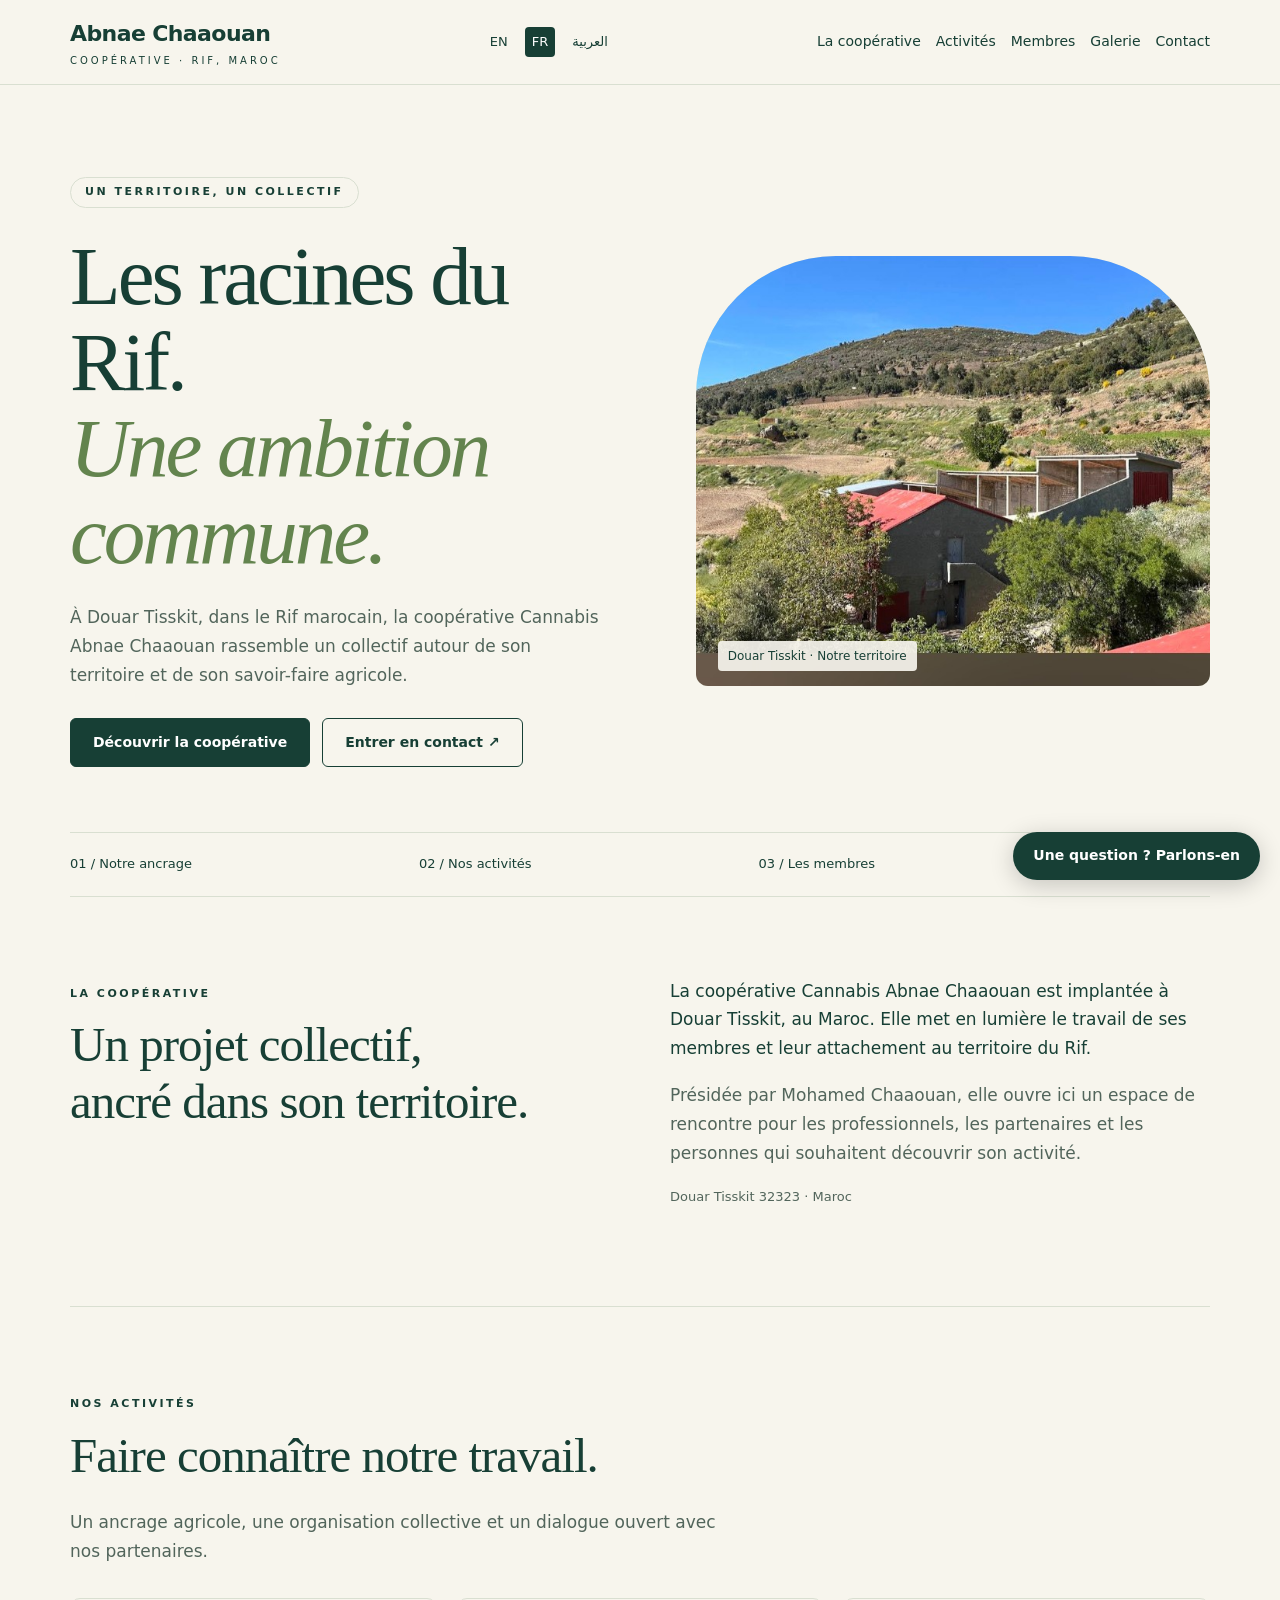
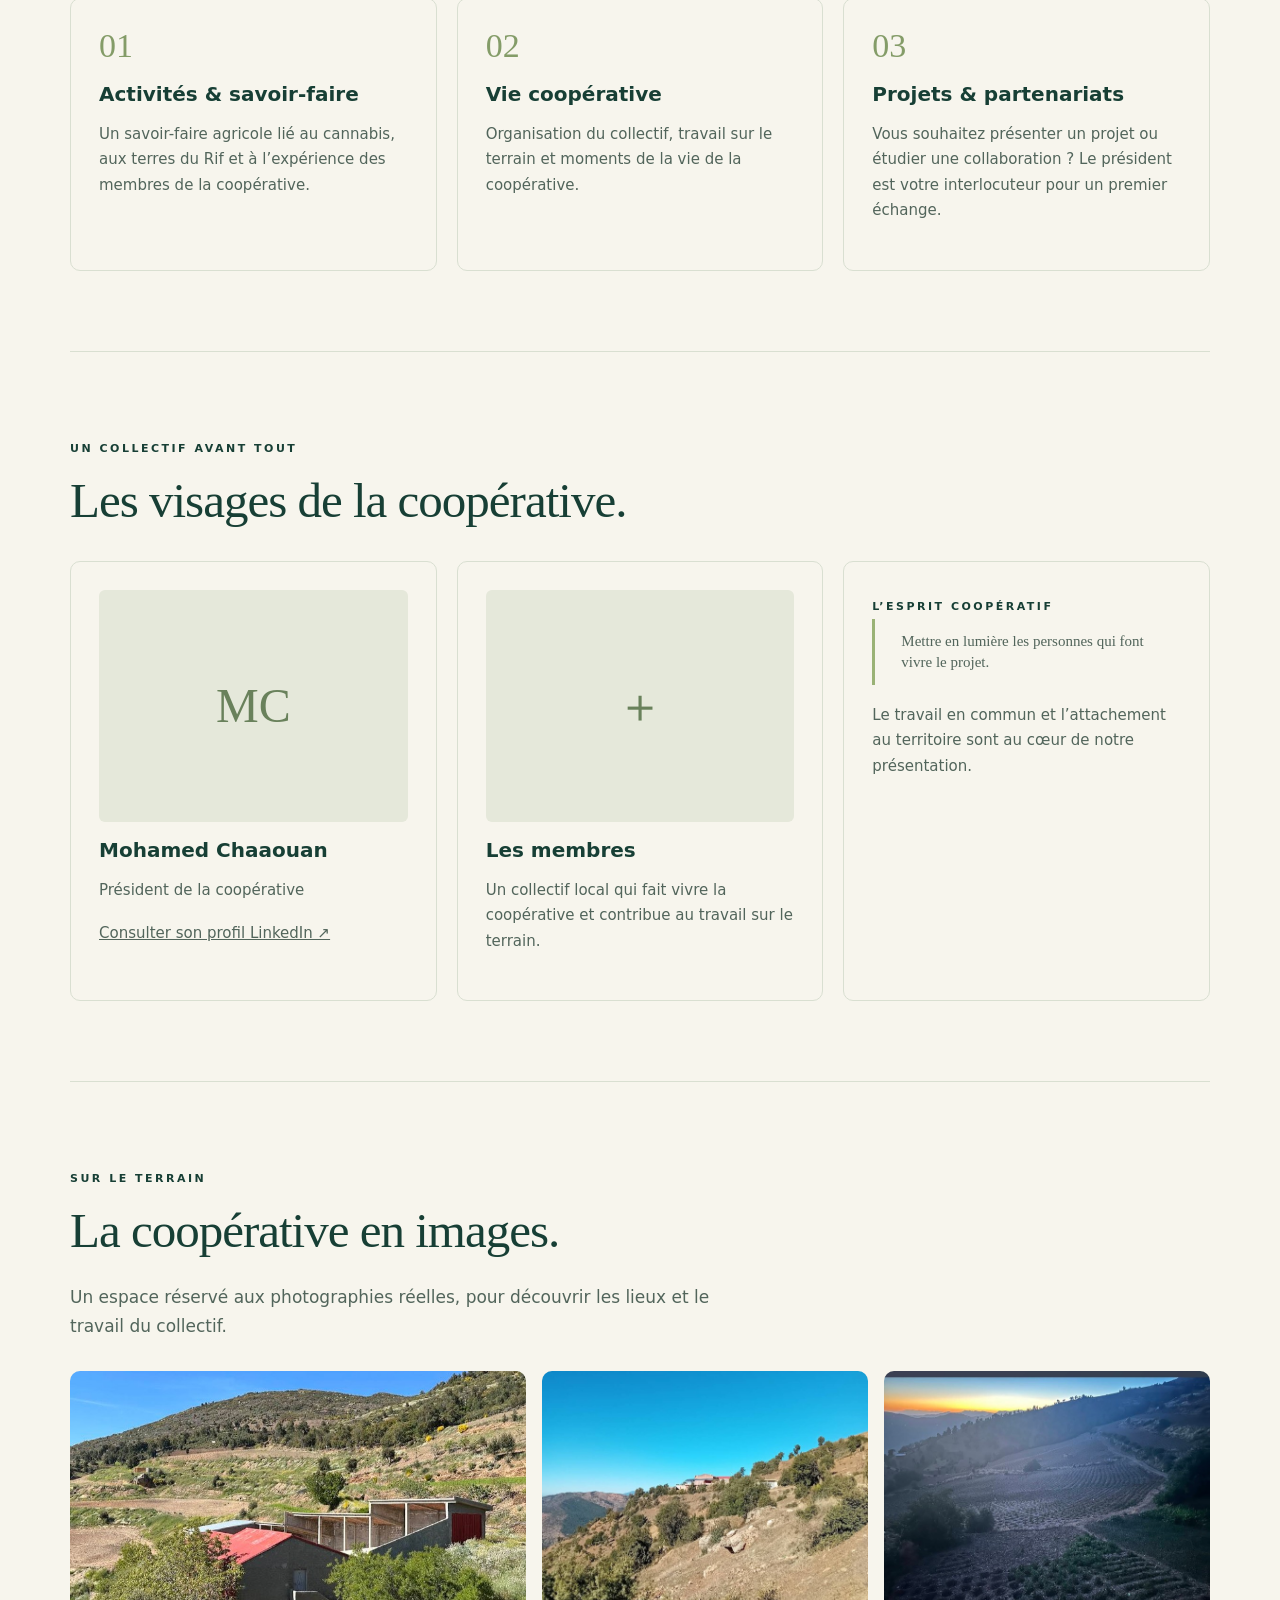
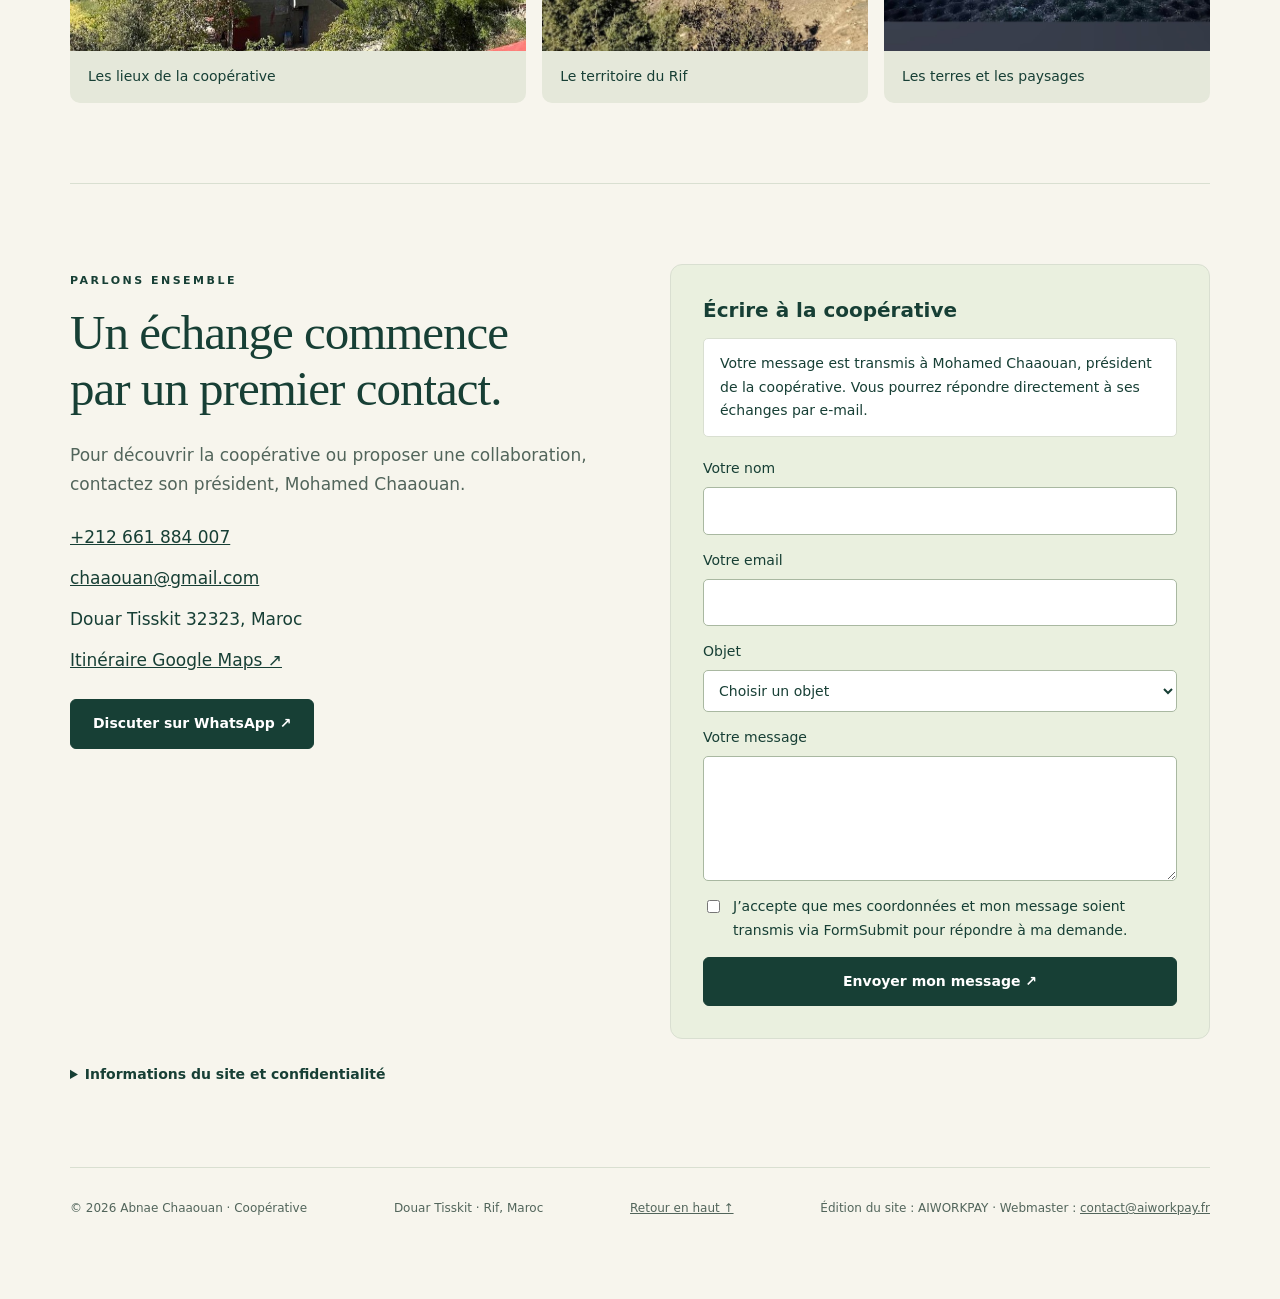
<file: fr.html>
<!doctype html>
<html lang="fr" dir="ltr">
<head>
<meta charset="utf-8">
<meta name="viewport" content="width=device-width,initial-scale=1">
<meta name="description" content="Découvrez la coopérative Abnae Chaaouan, ses membres et son ancrage agricole à Douar Tisskit, au Maroc.">
<meta name="theme-color" content="#173f35">
<title>Abnae Chaaouan — Coopérative à Douar Tisskit</title><link rel="canonical" href="https://abnaechaaouan.com/fr.html"><meta property="og:title" content="Abnae Chaaouan — Coopérative à Douar Tisskit"><meta property="og:description" content="Découvrez la coopérative Abnae Chaaouan, ses membres et son ancrage agricole à Douar Tisskit, au Maroc."><meta property="og:type" content="website"><meta property="og:url" content="https://abnaechaaouan.com/fr.html">
<style>
:root{--ink:#173f35;--paper:#f7f5ed;--line:#d9dfd1;--muted:#52655b;--accent:#dbedaa}
[hidden]{display:none!important}*{box-sizing:border-box}html{scroll-behavior:smooth;scroll-padding-top:95px}body{margin:0;background:var(--paper);color:var(--ink);font:17px/1.7 system-ui,sans-serif}a{color:inherit}button,input,select,textarea{font:inherit}a,button,input,select,textarea{outline-offset:5px}button{cursor:pointer}.wrap{width:min(1140px,90%);margin:auto}.skip{position:absolute;top:-100px;background:white;padding:12px;z-index:10}.skip:focus{top:0}
header{position:sticky;top:0;z-index:5;background:#f7f5edf5;border-bottom:1px solid var(--line)}.bar{display:flex;align-items:center;justify-content:space-between;gap:24px;min-height:84px}.brand{text-decoration:none;font-weight:800;letter-spacing:-.6px;font-size:22px}.brand small{display:block;font-size:10px;text-transform:uppercase;letter-spacing:3px;font-weight:500}nav{display:flex;gap:22px;font-size:14px}nav a{text-decoration:none}.menu{display:none}
.hero{padding:90px 0 65px;display:grid;grid-template-columns:1.1fr 1fr;gap:60px;align-items:center}.eyebrow{text-transform:uppercase;letter-spacing:2.5px;font-size:11px;font-weight:750}.pill{display:inline-block;border:1px solid var(--line);padding:5px 14px;border-radius:30px}.hero h1{font:clamp(45px,6.5vw,83px)/1.04 Georgia,serif;letter-spacing:-3px;margin:25px 0}.hero h1 em{font-weight:400;color:#63844e}.hero p{max-width:540px;color:var(--muted)}.actions{display:flex;gap:12px;flex-wrap:wrap;margin-top:28px}.btn{display:inline-block;text-decoration:none;background:var(--ink);color:white;border:1px solid var(--ink);padding:12px 22px;border-radius:6px;font-size:14px;font-weight:650}.btn.light{background:transparent;color:var(--ink)}.landscape{background:#dfe6d3;min-height:430px;border-radius:140px 140px 12px 12px;position:relative;overflow:hidden;display:flex;align-items:center}.landscape svg{width:100%;height:350px}.landscape .caption{position:absolute;bottom:15px;left:22px;font-size:12px}.band{border-top:1px solid var(--line);border-bottom:1px solid var(--line);padding:20px 0;display:flex;gap:30px;justify-content:space-between;font-size:13px}
section{padding:80px 0;border-bottom:1px solid var(--line)}h2{font:clamp(32px,4vw,49px)/1.15 Georgia,serif;letter-spacing:-1px;margin:12px 0 24px}h3{font-size:20px;line-height:1.3;margin:15px 0}p{margin:0 0 18px}.lead{max-width:650px;color:var(--muted)}.split{display:grid;grid-template-columns:1fr 1fr;gap:60px}.quote{border-left:3px solid #9ab276;padding:12px 26px;font:28px/1.4 Georgia,serif}.cards{display:grid;grid-template-columns:repeat(3,1fr);gap:20px;margin-top:32px}.card{border:1px solid var(--line);border-radius:10px;padding:28px}.card p{font-size:15px;color:var(--muted)}.number{font:34px Georgia,serif;color:#849c68}.portrait{background:#e5e8da;aspect-ratio:4/3;display:grid;place-items:center;font:48px Georgia,serif;border-radius:6px;color:#69815b}.note{font-size:13px;color:var(--muted)}.gallery{display:grid;grid-template-columns:1.4fr 1fr 1fr;gap:16px;margin-top:30px}.photo{background:#e5e8da;min-height:220px;border:1px dashed #a9b99b;border-radius:8px;display:flex;flex-direction:column;justify-content:end;padding:22px}.photo span{font-size:13px;color:var(--muted)}.contact{background:#eaf0df;border:1px solid var(--line);border-radius:12px;padding:32px}.contact h3{margin-top:0}form{display:grid;gap:15px}label{display:grid;gap:6px;font-size:14px}input,select,textarea{width:100%;border:1px solid #a9b8a1;border-radius:5px;padding:11px;background:#fff;color:var(--ink)}textarea{min-height:125px;resize:vertical}fieldset{margin:0;padding:0;border:0;display:grid;gap:14px}fieldset:disabled{opacity:.65}button:disabled{cursor:not-allowed;opacity:.6}.notice{padding:13px 16px;border-radius:5px;background:white;border:1px solid var(--line);font-size:14px;margin-bottom:20px}.floating{position:fixed;bottom:20px;right:20px;background:var(--ink);color:white;border-radius:50px;padding:12px 19px;box-shadow:0 4px 20px #0002;text-decoration:none;font-size:13px}.foot{padding:30px 0 80px;display:flex;justify-content:space-between;gap:20px;font-size:12px;color:var(--muted)}details{font-size:14px;margin-top:24px}summary{cursor:pointer;font-weight:650}details p{padding-top:12px;max-width:700px}
@media(max-width:780px){.hero{grid-template-columns:1fr;padding:45px 0;gap:30px}.hero h1{letter-spacing:-2px}.landscape{min-height:290px;border-radius:90px 90px 10px 10px}.landscape svg{height:260px}.split,.cards{grid-template-columns:1fr;gap:22px}.gallery{grid-template-columns:1fr}.photo{min-height:180px}section{padding:52px 0}.band{flex-wrap:wrap;gap:10px 22px}.menu{display:block;background:transparent;border:1px solid var(--line);border-radius:5px;padding:7px 12px;font-size:14px}nav{display:none;position:absolute;top:84px;left:0;right:0;background:var(--paper);padding:22px 5%;border-bottom:1px solid var(--line);flex-direction:column}nav.open{display:flex}.foot{flex-direction:column}.contact{padding:22px}}
@media(prefers-reduced-motion:reduce){html{scroll-behavior:auto}}
.terrain{width:100%;height:430px;object-fit:cover;object-position:center 48%;transform:scale(1.04)}.gallery figure{margin:0;overflow:hidden;border-radius:10px;background:#e5e8da}.gallery img{width:100%;height:280px;object-fit:cover;object-position:center 48%;display:block}.gallery figcaption{padding:14px 18px;font-size:14px}.consent{display:flex;align-items:flex-start;gap:10px}.consent input{width:18px;margin-top:5px}.trap{display:none}.contact-links{display:grid;gap:12px;margin:24px 0}.photo-credit{font-size:12px;color:var(--muted)}@media(max-width:780px){.terrain{height:320px}.hero h1{font-size:clamp(42px,11vw,65px)}}
.languages{display:flex;gap:10px;align-items:center;direction:ltr;font-size:13px}.languages a{text-decoration:none;padding:4px 7px;border-radius:4px}.languages [aria-current]{background:var(--ink);color:white}.bar{gap:16px}nav{gap:15px}html[dir=rtl] body{font-family:Tahoma,Arial,sans-serif}html[dir=rtl] h1,html[dir=rtl] h2{font-family:Tahoma,Arial,sans-serif;letter-spacing:0;line-height:1.4}html[dir=rtl] .eyebrow,html[dir=rtl] .brand small{letter-spacing:0}html[dir=rtl] .quote{border-left:0;border-right:3px solid #9ab276}html[dir=rtl] .floating{right:auto;left:20px}a[href^="tel:"],a[href^="mailto:"]{direction:ltr;unicode-bidi:isolate} @media(min-width:781px) and (max-width:1100px){.bar{flex-wrap:wrap;padding-block:12px}nav{order:3;width:100%;justify-content:center}}@media(max-width:780px){.brand{font-size:17px}.bar{gap:6px}.languages{gap:2px}.languages a{padding:4px}.menu{padding:5px 8px}} </style>
<link rel="alternate" hreflang="en" href="https://abnaechaaouan.com/"><link rel="alternate" hreflang="fr" href="https://abnaechaaouan.com/fr.html"><link rel="alternate" hreflang="ar" href="https://abnaechaaouan.com/ar.html"><link rel="alternate" hreflang="x-default" href="https://abnaechaaouan.com/"><link rel="stylesheet" href="assets/assistant.css"></head>
<body>
<a class="skip" href="#contenu">Aller au contenu</a>
<header><div class="wrap bar"><a class="brand" href="#accueil">Abnae Chaaouan<small>Coopérative · Rif, Maroc</small></a><div class="languages" aria-label="Language / Langue / اللغة"><a href="index.html" lang="en" hreflang="en">EN</a><a href="fr.html" lang="fr" hreflang="fr" aria-current="page">FR</a><a href="ar.html" lang="ar" hreflang="ar">العربية</a></div><button type="button" class="menu" aria-expanded="false" aria-controls="navigation">Menu</button><nav id="navigation" aria-label="Navigation principale"><a href="#cooperative">La coopérative</a><a href="#activites">Activités</a><a href="#membres">Membres</a><a href="#galerie">Galerie</a><a href="#contact">Contact</a></nav></div></header>
<main id="contenu" class="wrap">
<div id="accueil" class="hero"><div><span class="eyebrow pill">Un territoire, un collectif</span><h1>Les racines du Rif.<br><em>Une ambition commune.</em></h1><p>À Douar Tisskit, dans le Rif marocain, la coopérative Cannabis Abnae Chaaouan rassemble un collectif autour de son territoire et de son savoir-faire agricole.</p><div class="actions"><a class="btn" href="#cooperative">Découvrir la coopérative</a><a class="btn light" href="#contact">Entrer en contact ↗</a></div></div><div class="landscape"><img class="terrain" src="assets/tisskit-batiments.jpg" alt="Bâtiments et collines autour de la coopérative à Douar Tisskit" fetchpriority="high"><span class="caption" style="background:#f7f5edeb;padding:5px 10px;border-radius:4px">Douar Tisskit · Notre territoire</span></div></div>
<div class="band"><span>01 / Notre ancrage</span><span>02 / Nos activités</span><span>03 / Les membres</span><span>04 / Échangeons</span></div>
<section id="cooperative"><div class="split"><div><span class="eyebrow">La coopérative</span><h2>Un projet collectif,<br>ancré dans son territoire.</h2></div><div><p>La coopérative Cannabis Abnae Chaaouan est implantée à Douar Tisskit, au Maroc. Elle met en lumière le travail de ses membres et leur attachement au territoire du Rif.</p><p class="lead">Présidée par Mohamed Chaaouan, elle ouvre ici un espace de rencontre pour les professionnels, les partenaires et les personnes qui souhaitent découvrir son activité.</p><p class="note">Douar Tisskit 32323 · Maroc</p></div></div></section>
<section id="activites"><span class="eyebrow">Nos activités</span><h2>Faire connaître notre travail.</h2><p class="lead">Un ancrage agricole, une organisation collective et un dialogue ouvert avec nos partenaires.</p><div class="cards"><article class="card"><span class="number">01</span><h3>Activités & savoir-faire</h3><p>Un savoir-faire agricole lié au cannabis, aux terres du Rif et à l’expérience des membres de la coopérative.</p></article><article class="card"><span class="number">02</span><h3>Vie coopérative</h3><p>Organisation du collectif, travail sur le terrain et moments de la vie de la coopérative.</p></article><article class="card"><span class="number">03</span><h3>Projets & partenariats</h3><p>Vous souhaitez présenter un projet ou étudier une collaboration ? Le président est votre interlocuteur pour un premier échange.</p></article></div></section>
<section id="membres"><span class="eyebrow">Un collectif avant tout</span><h2>Les visages de la coopérative.</h2><div class="cards"><article class="card"><div class="portrait" aria-label="Photographie de Mohamed Chaaouan à ajouter">MC</div><h3>Mohamed Chaaouan</h3><p>Président de la coopérative</p><p class="note"><a href="https://ma.linkedin.com/in/mohamed-chaaouan-coop%C3%A9rative-719146395" target="_blank" rel="noopener noreferrer">Consulter son profil LinkedIn ↗</a></p></article><article class="card"><div class="portrait" aria-label="Photographies des membres à ajouter">＋</div><h3>Les membres</h3><p>Un collectif local qui fait vivre la coopérative et contribue au travail sur le terrain.</p></article><article class="card"><span class="eyebrow">L’esprit coopératif</span><p class="quote">Mettre en lumière les personnes qui font vivre le projet.</p><p>Le travail en commun et l’attachement au territoire sont au cœur de notre présentation.</p></article></div></section>
<section id="galerie"><span class="eyebrow">Sur le terrain</span><h2>La coopérative en images.</h2><p class="lead">Un espace réservé aux photographies réelles, pour découvrir les lieux et le travail du collectif.</p><div class="gallery"><figure><img src="assets/tisskit-batiments.jpg" alt="Bâtiments au milieu des collines de Tisskit" loading="lazy"><figcaption>Les lieux de la coopérative</figcaption></figure><figure><img src="assets/tisskit-paysage.jpg" alt="Relief et végétation autour de Tisskit" loading="lazy"><figcaption>Le territoire du Rif</figcaption></figure><figure><img src="assets/tisskit-champs.jpg" alt="Parcelles agricoles à flanc de colline au coucher du soleil" loading="lazy"><figcaption>Les terres et les paysages</figcaption></figure></div></section>
<section id="contact"><div class="split"><div><span class="eyebrow">Parlons ensemble</span><h2>Un échange commence<br>par un premier contact.</h2><p class="lead">Pour découvrir la coopérative ou proposer une collaboration, contactez son président, Mohamed Chaaouan.</p><div class="contact-links"><a href="tel:+212661884007">+212 661 884 007</a><a href="mailto:chaaouan@gmail.com">chaaouan@gmail.com</a><span>Douar Tisskit 32323, Maroc</span><a href="https://maps.app.goo.gl/jbQb2oPQbStXWUHS7?g_st=ac" target="_blank" rel="noopener noreferrer">Itinéraire Google Maps ↗</a></div><a id="whatsapp-link" href="https://wa.me/212661884007" class="btn" target="_blank" rel="noopener noreferrer">Discuter sur WhatsApp ↗</a></div><div class="contact"><h3>Écrire à la coopérative</h3><p id="form-note" class="notice">Votre message est transmis à Mohamed Chaaouan, président de la coopérative. Vous pourrez répondre directement à ses échanges par e-mail.</p><form id="contact-form" action="https://formsubmit.co/chaaouan@gmail.com" method="POST"><input type="hidden" name="_subject" value="Contact — site Abnae Chaaouan"><input type="hidden" name="_template" value="table"><input type="hidden" name="_next" value="https://abnaechaaouan.com/merci.html"><input class="trap" type="text" name="_honey" tabindex="-1" autocomplete="off" aria-hidden="true"><fieldset><label>Votre nom<input name="name" autocomplete="name" required maxlength="120"></label><label>Votre email<input name="email" type="email" autocomplete="email" required maxlength="254"></label><label>Objet<select name="subject" required><option value="">Choisir un objet</option><option>Informations sur la coopérative</option><option>Proposition de partenariat</option><option>Autre demande</option></select></label><label>Votre message<textarea name="message" required maxlength="4000"></textarea></label><label class="consent"><input type="checkbox" name="consentement" value="oui" required><span>J’accepte que mes coordonnées et mon message soient transmis via FormSubmit pour répondre à ma demande.</span></label><button class="btn" type="submit">Envoyer mon message ↗</button></fieldset></form></div></div><details><summary>Informations du site et confidentialité</summary><p>Édition et réalisation du site : AIWORKPAY. Webmaster : contact@aiworkpay.fr. Coopérative présentée : Cannabis Abnae Chaaouan, représentée par Mohamed Chaaouan, Douar Tisskit 32323, Maroc. Contact coopérative : chaaouan@gmail.com — +212 661 884 007. Hébergement : GitHub Pages (GitHub, Inc.). Les données du formulaire sont transmises via FormSubmit à la coopérative pour répondre à votre demande. Ne transmettez aucune donnée sensible. Pour demander l’accès, la rectification ou la suppression de votre message, écrivez à chaaouan@gmail.com. Aucun outil de mesure d’audience ni police distante n’est chargé. WhatsApp, LinkedIn et Google Maps sont des services externes. <a href="https://formsubmit.co/privacy.pdf" target="_blank" rel="noopener noreferrer">Confidentialité FormSubmit</a>.</p></details></section>
</main>
<footer class="wrap foot"><span>© <span id="year">2026</span> Abnae Chaaouan · Coopérative</span><span>Douar Tisskit · Rif, Maroc</span><a href="#accueil">Retour en haut ↑</a><span>Édition du site : AIWORKPAY · Webmaster : <a href="mailto:contact@aiworkpay.fr">contact@aiworkpay.fr</a></span></footer><a class="floating" href="#contact">Contacter la coopérative ↗</a>
<script>const menu=document.querySelector('.menu'),nav=document.querySelector('#navigation');menu.addEventListener('click',()=>{const open=menu.getAttribute('aria-expanded')!=='true';menu.setAttribute('aria-expanded',String(open));nav.classList.toggle('open',open)});nav.querySelectorAll('a').forEach(a=>a.addEventListener('click',()=>{nav.classList.remove('open');menu.setAttribute('aria-expanded','false')}));document.querySelector('#year').textContent=new Date().getFullYear();const url='https://wa.me/212661884007?text='+encodeURIComponent("Bonjour Mohamed, je souhaite en savoir plus sur la coop\u00e9rative Abnae Chaaouan.");document.querySelector('#whatsapp-link').href=url;const f=document.querySelector('.floating');f.href=url;f.target='_blank';f.rel='noopener noreferrer';f.textContent="WhatsApp \u00b7 \u00c9changer \u2197";</script>
<script src="assets/assistant.js" defer></script></body></html>
</file>
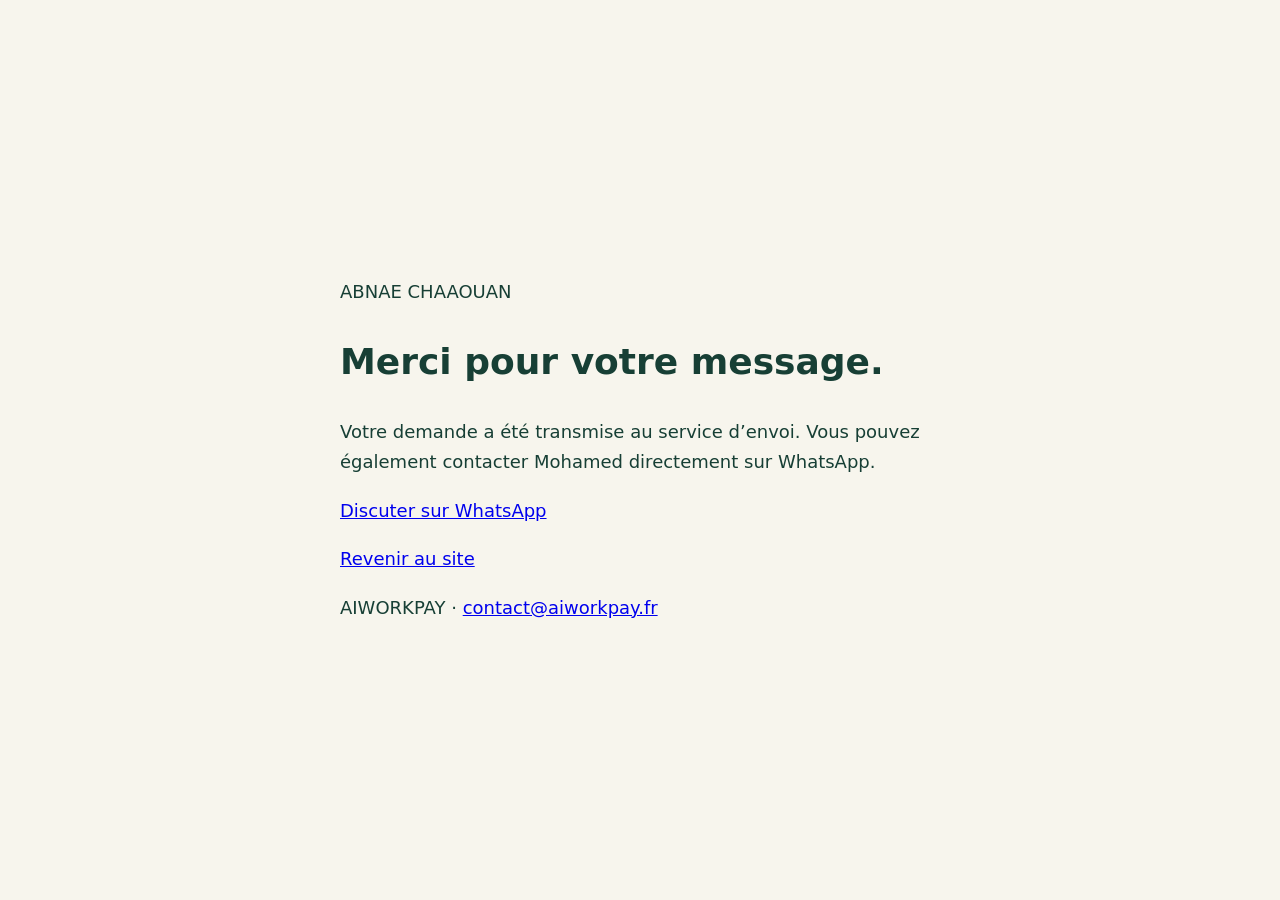
<file: merci.html>
<!doctype html><html lang="fr" dir="ltr"><meta charset="utf-8"><meta name="viewport" content="width=device-width,initial-scale=1"><meta name="robots" content="noindex"><title>Message transmis — Abnae Chaaouan</title><body style="margin:0;background:#f7f5ed;color:#173f35;font:18px/1.7 system-ui;display:grid;place-items:center;min-height:100vh"><main style="max-width:600px;padding:32px"><p>ABNAE CHAAOUAN</p><h1>Merci pour votre message.</h1><p>Votre demande a été transmise au service d’envoi. Vous pouvez également contacter Mohamed directement sur WhatsApp.</p><p><a href="https://wa.me/212661884007">Discuter sur WhatsApp</a></p><a href="fr.html">Revenir au site</a><p>AIWORKPAY · <a href="mailto:contact@aiworkpay.fr">contact@aiworkpay.fr</a></p></main></body></html>
</file>
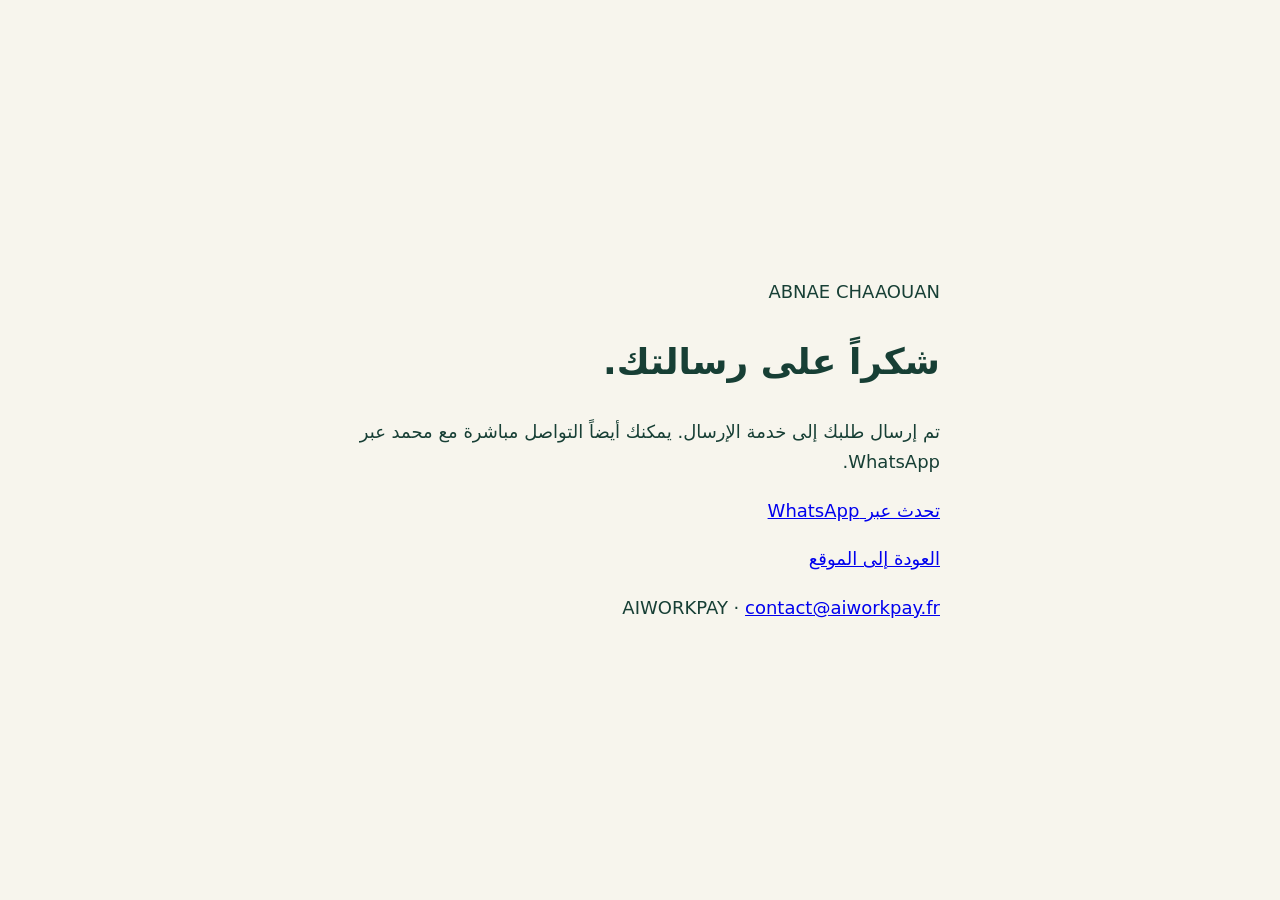
<file: shukran.html>
<!doctype html><html lang="ar" dir="rtl"><meta charset="utf-8"><meta name="viewport" content="width=device-width,initial-scale=1"><meta name="robots" content="noindex"><title>تم إرسال الرسالة — Abnae Chaaouan</title><body style="margin:0;background:#f7f5ed;color:#173f35;font:18px/1.7 system-ui;display:grid;place-items:center;min-height:100vh"><main style="max-width:600px;padding:32px"><p>ABNAE CHAAOUAN</p><h1>شكراً على رسالتك.</h1><p>تم إرسال طلبك إلى خدمة الإرسال. يمكنك أيضاً التواصل مباشرة مع محمد عبر WhatsApp.</p><p><a href="https://wa.me/212661884007">تحدث عبر WhatsApp</a></p><a href="ar.html">العودة إلى الموقع</a><p>AIWORKPAY · <a href="mailto:contact@aiworkpay.fr">contact@aiworkpay.fr</a></p></main></body></html>
</file>
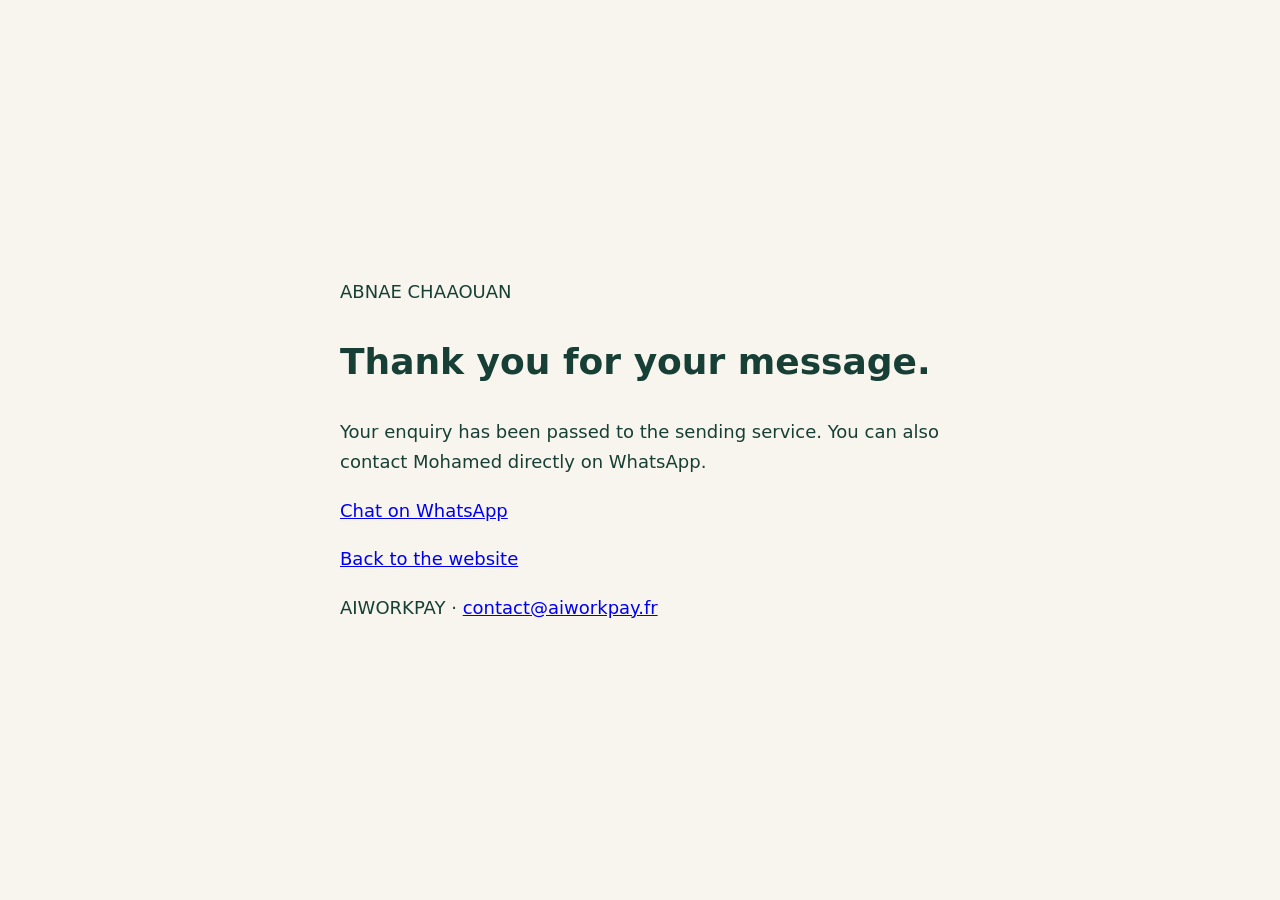
<file: thanks.html>
<!doctype html><html lang="en" dir="ltr"><meta charset="utf-8"><meta name="viewport" content="width=device-width,initial-scale=1"><meta name="robots" content="noindex"><title>Message submitted — Abnae Chaaouan</title><body style="margin:0;background:#f7f5ed;color:#173f35;font:18px/1.7 system-ui;display:grid;place-items:center;min-height:100vh"><main style="max-width:600px;padding:32px"><p>ABNAE CHAAOUAN</p><h1>Thank you for your message.</h1><p>Your enquiry has been passed to the sending service. You can also contact Mohamed directly on WhatsApp.</p><p><a href="https://wa.me/212661884007">Chat on WhatsApp</a></p><a href="index.html">Back to the website</a><p>AIWORKPAY · <a href="mailto:contact@aiworkpay.fr">contact@aiworkpay.fr</a></p></main></body></html>
</file>
<file: assets/assistant.css>
.assist-launcher{position:fixed;bottom:20px;right:20px;z-index:20;border:0;border-radius:28px;padding:14px 20px;background:#173f35;color:#fff;box-shadow:0 5px 24px #0003;font:600 14px/1.4 system-ui;cursor:pointer}.assist-panel{position:fixed;bottom:82px;right:20px;width:min(390px,calc(100vw - 24px));max-height:min(660px,calc(100dvh - 106px));z-index:21;background:#f7f5ed;border:1px solid #cbd5c5;border-radius:16px;box-shadow:0 12px 60px #0003;overflow:hidden;display:flex;flex-direction:column;color:#173f35;font:15px/1.6 system-ui}.assist-panel[hidden]{display:none}.assist-header{display:flex;align-items:center;justify-content:space-between;gap:12px;padding:14px 18px;background:#173f35;color:#fff}.assist-header h2{font:600 17px/1.4 system-ui;margin:0;letter-spacing:0}.assist-header button{background:transparent;color:#fff;border:1px solid #ffffff80;padding:4px 12px;font-size:23px;line-height:1}.assist-content{padding:18px;overflow-y:auto;overscroll-behavior:contain}.assist-content details{margin:0 0 10px;padding:12px;background:#fff;border:1px solid #d9dfd1;border-radius:8px}.assist-content details p{margin:8px 0 0;padding:0}.assist-btn{display:block;width:100%;border:1px solid #b0c0a7;border-radius:7px;padding:10px 12px;margin-top:10px;color:#173f35;background:#fff;text-decoration:none;font:600 14px/1.5 system-ui;text-align:start;cursor:pointer}.assist-form{display:grid;gap:12px;margin-top:15px}.assist-form label{font-size:14px}.assist-form input,.assist-form select,.assist-form textarea{min-width:0;font:16px/1.5 system-ui}.assist-form textarea{min-height:90px}.assist-consent{display:flex;align-items:flex-start;gap:10px}.assist-consent input{width:18px;flex:none;margin-top:5px}.assist-note{font-size:12px;margin:12px 0;color:#52655b}.assist-summary{white-space:pre-wrap;overflow-wrap:anywhere;font:14px/1.7 system-ui;padding:12px;background:#fff;border:1px solid #d9dfd1;border-radius:8px}.assist-content h3{font-size:19px}.assist-panel :focus-visible,.assist-launcher:focus-visible{outline:3px solid #8aa458;outline-offset:3px}html[dir=rtl] .assist-panel,html[dir=rtl] .assist-launcher{right:auto;left:20px}html[dir=rtl] .assist-panel,html[dir=rtl] .assist-panel h2,html[dir=rtl] .assist-btn{font-family:Tahoma,Arial,sans-serif}@media(max-width:450px){.assist-panel{right:12px;bottom:78px;max-height:calc(100dvh - 94px)}html[dir=rtl] .assist-panel{left:12px}.assist-launcher{bottom:16px}}
</file>
